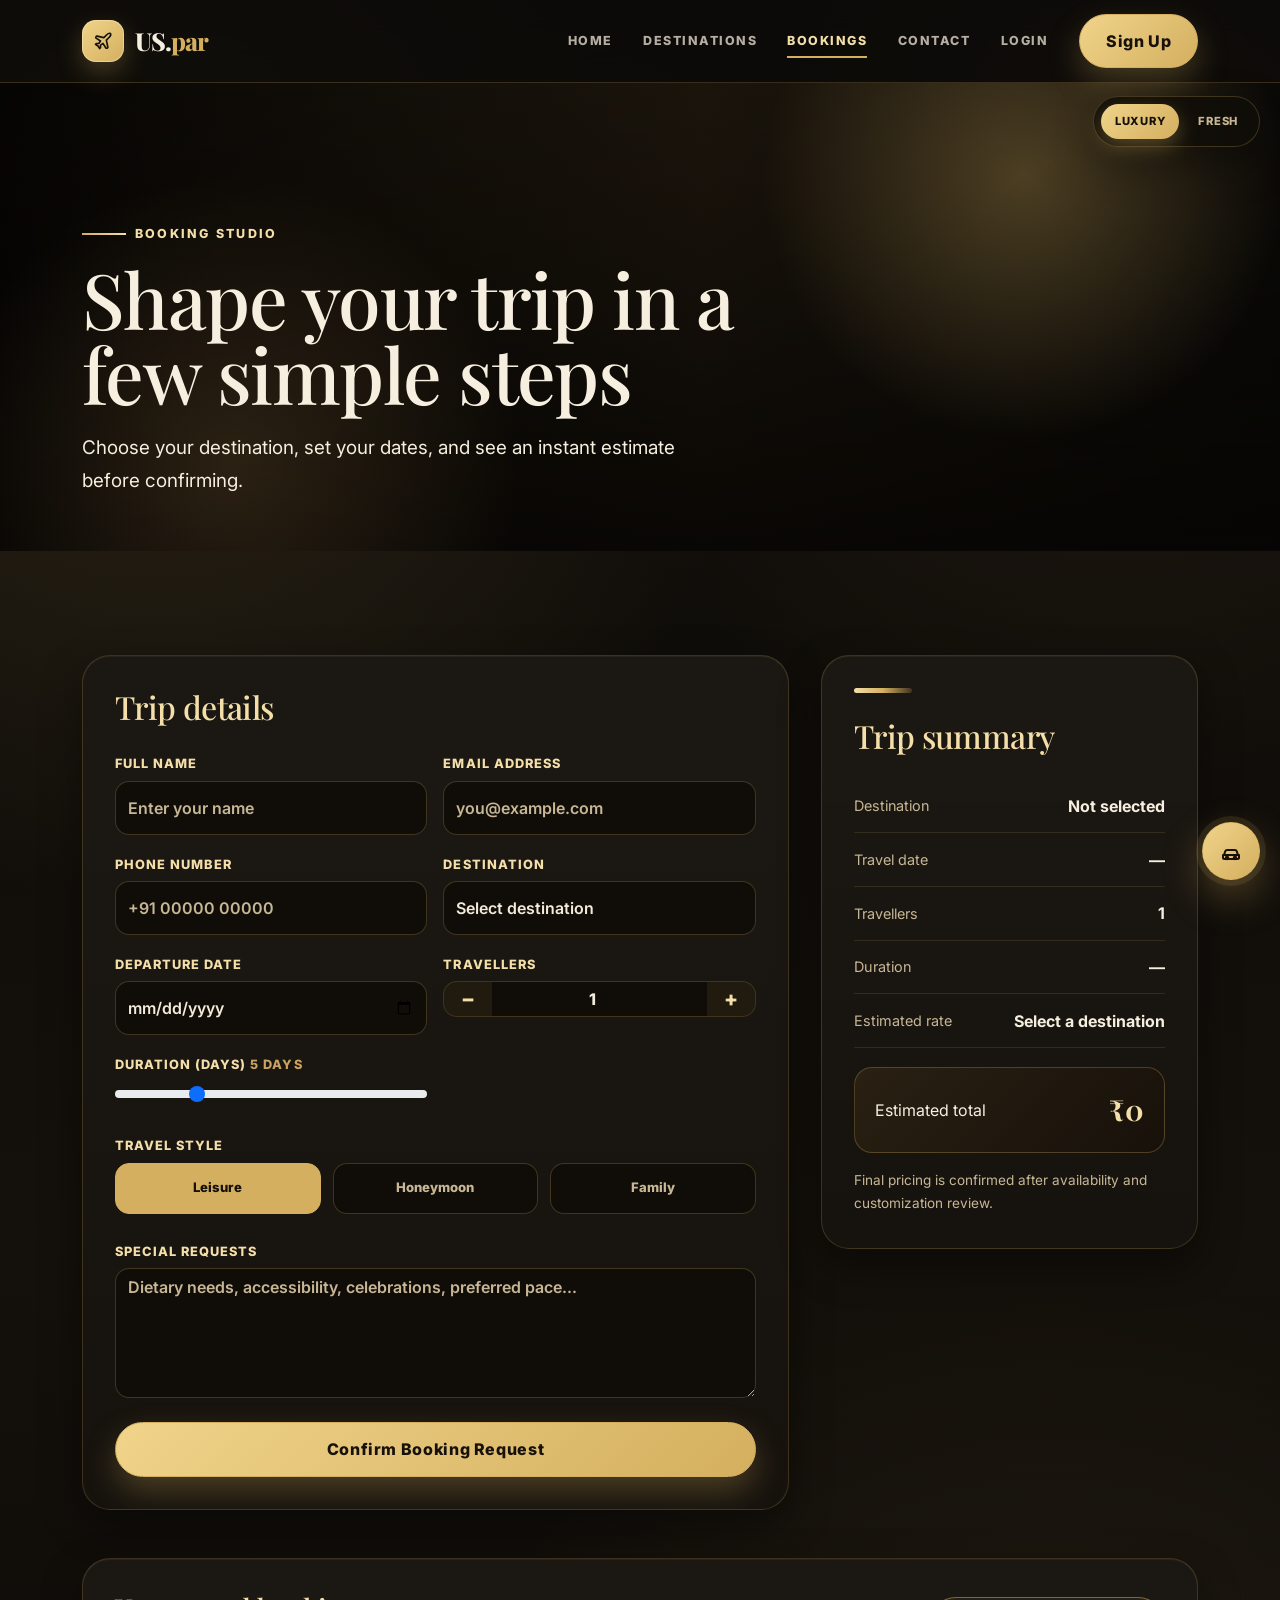
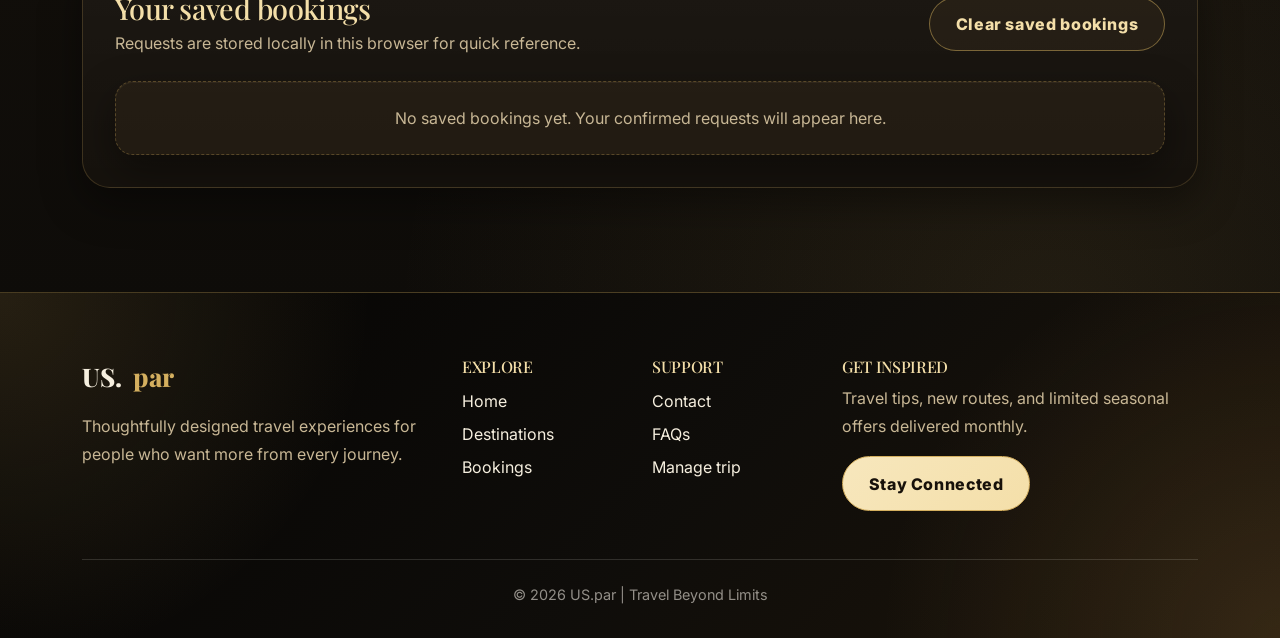
<file: bookings.html>
<!DOCTYPE html>
<html lang="en">
<head>
    <meta charset="UTF-8">
    <meta name="viewport" content="width=device-width, initial-scale=1.0">
    <title>Bookings | US.par</title>
    <meta name="description" content="Book your next US.par trip and manage saved travel requests.">
    <link rel="preconnect" href="https://fonts.googleapis.com">
    <link rel="preconnect" href="https://fonts.gstatic.com" crossorigin>
    <link href="https://fonts.googleapis.com/css2?family=Inter:wght@400;600;700;800&family=Playfair+Display:wght@600;700;800&display=swap" rel="stylesheet">
    <link href="https://cdn.jsdelivr.net/npm/bootstrap@5.3.9/dist/css/bootstrap.min.css" rel="stylesheet">
    <link rel="stylesheet" href="style.css">
</head>
<body>

<nav class="navbar navbar-expand-lg site-navbar" id="siteNavbar">
    <div class="container">
        <a class="navbar-brand site-brand" href="home.html" aria-label="US.par home">
            <span class="brand-mark" aria-hidden="true">
                <svg width="20" height="20" viewBox="0 0 24 24" fill="none" stroke="currentColor" stroke-width="2" stroke-linecap="round" stroke-linejoin="round"><path d="M17.8 19.2 16 11l3.5-3.5C21 6 21.5 4 21 3c-1-.5-3 0-4.5 1.5L13 8 4.8 6.2c-.5-.1-.9.1-1.1.5l-.3.5c-.2.5-.1 1 .3 1.3L9 12l-2 3H4l-1 1 3 2 2 3 1-1v-3l3-2 3.5 5.3c.3.4.8.5 1.3.3l.5-.2c.4-.3.6-.7.5-1.2z"/></svg>
            </span>
            <span>US.<em>par</em></span>
        </a>
        <button class="navbar-toggler" type="button" data-bs-toggle="collapse" data-bs-target="#navbarNav" aria-controls="navbarNav" aria-expanded="false" aria-label="Toggle navigation">
            <span class="navbar-toggler-icon"></span>
        </button>
        <div class="collapse navbar-collapse" id="navbarNav">
            <ul class="navbar-nav ms-auto align-items-lg-center">
                <li class="nav-item"><a class="nav-link" href="home.html">Home</a></li>
                <li class="nav-item"><a class="nav-link" href="destination.html">Destinations</a></li>
                <li class="nav-item"><a class="nav-link active" aria-current="page" href="bookings.html">Bookings</a></li>
                <li class="nav-item"><a class="nav-link" href="contact.html">Contact</a></li>
                <li class="nav-item"><a class="nav-link" href="login.html" id="navAuthLink">Login</a></li>
                <li class="nav-item ms-lg-3 mt-3 mt-lg-0"><a class="btn btn-burgundy" href="signup.html">Sign Up</a></li>
            </ul>
        </div>
    </div>
</nav>

<header class="page-hero">
    <div class="container">
        <div class="page-hero-content reveal visible">
            <span class="eyebrow">Booking studio</span>
            <h1>Shape your trip in a few simple steps</h1>
            <p>Choose your destination, set your dates, and see an instant estimate before confirming.</p>
        </div>
    </div>
</header>

<section class="section">
    <div class="container">
        <div class="slideshow-heading" id="slideshowHeading" hidden>
            <span class="eyebrow">Destination gallery</span>
            <h2 id="slideshowDestinationName"></h2>
        </div>
        <div class="destination-slideshow" id="destinationSlideshow" hidden aria-label="Destination slideshow"></div>
        <div class="booking-layout">
            <form class="form-card reveal visible" id="bookingForm" novalidate>
                <h2>Trip details</h2>
                <div class="row g-3">
                    <div class="col-md-6">
                        <label class="form-label" for="name">Full name</label>
                        <input class="form-control" type="text" id="name" name="name" placeholder="Enter your name" required>
                    </div>
                    <div class="col-md-6">
                        <label class="form-label" for="email">Email address</label>
                        <input class="form-control" type="email" id="email" name="email" placeholder="you@example.com" required>
                    </div>
                    <div class="col-md-6">
                        <label class="form-label" for="phone">Phone number</label>
                        <input class="form-control" type="tel" id="phone" name="phone" placeholder="+91 00000 00000" required>
                    </div>
                    <div class="col-md-6">
                        <label class="form-label" for="destination">Destination</label>
                        <select class="form-select" id="destination" name="destination" required>
                            <option value="">Select destination</option>
                            <optgroup label="India">
                                <option value="Goa">Goa, India</option>
                                <option value="Kerala">Kerala, India</option>
                                <option value="Rajasthan">Rajasthan, India</option>
                                <option value="Ladakh">Ladakh, India</option>
                                <option value="Manali">Manali, India</option>
                                <option value="Jaipur">Jaipur, India</option>
                            </optgroup>
                            <optgroup label="Asia">
                                <option value="Bali">Bali, Indonesia</option>
                            </optgroup>
                            <optgroup label="Europe">
                                <option value="Paris">Paris, France</option>
                                <option value="Switzerland">Switzerland</option>
                            </optgroup>
                            <optgroup label="Africa">
                                <option value="Kenya">Kenya</option>
                            </optgroup>
                            <optgroup label="North America">
                                <option value="New York">New York, USA</option>
                            </optgroup>
                            <optgroup label="South America">
                                <option value="Rio de Janeiro">Rio de Janeiro, Brazil</option>
                            </optgroup>
                            <optgroup label="Oceania">
                                <option value="Sydney">Sydney, Australia</option>
                            </optgroup>
                            <optgroup label="Antarctica">
                                <option value="Antarctica">Antarctica Expedition</option>
                            </optgroup>
                        </select>
                    </div>
                    <div class="col-md-6">
                        <label class="form-label" for="date">Departure date</label>
                        <input class="form-control" type="date" id="date" name="date" required>
                    </div>
                    <div class="col-md-6">
                        <label class="form-label" for="travellers">Travellers</label>
                        <div class="traveller-control">
                            <button type="button" id="decreaseTravellers" aria-label="Decrease travellers">−</button>
                            <input type="number" id="travellers" name="travellers" min="1" max="20" step="1" value="1" required>
                            <button type="button" id="increaseTravellers" aria-label="Increase travellers">+</button>
                        </div>
                    </div>
                    <div class="col-md-6">
                        <label class="form-label" for="days">Duration (days) <span id="daysLabel" class="duration-days-label">5 days</span></label>
                        <input class="form-range duration-range" type="range" id="days" name="days" min="2" max="14" step="1" value="5">
                    </div>
                </div>

                <label class="form-label d-block mt-4 mb-2">Travel style</label>
                <div class="trip-options">
                    <label class="trip-option">
                        <input type="radio" name="tripType" value="Leisure" checked>
                        <span>Leisure</span>
                    </label>
                    <label class="trip-option">
                        <input type="radio" name="tripType" value="Honeymoon">
                        <span>Honeymoon</span>
                    </label>
                    <label class="trip-option">
                        <input type="radio" name="tripType" value="Family">
                        <span>Family</span>
                    </label>
                </div>

                <div class="mt-4">
                    <label class="form-label" for="notes">Special requests</label>
                    <textarea class="form-control" id="notes" name="notes" placeholder="Dietary needs, accessibility, celebrations, preferred pace..."></textarea>
                </div>

                <button class="btn btn-burgundy w-100 mt-4" type="submit">Confirm Booking Request</button>
            </form>

            <aside class="summary-card reveal visible">
                <h2>Trip summary</h2>
                <div class="summary-row"><span>Destination</span><strong id="summaryDestination">Not selected</strong></div>
                <div class="summary-row"><span>Travel date</span><strong id="summaryDate">—</strong></div>
                <div class="summary-row"><span>Travellers</span><strong id="summaryTravellers">1</strong></div>
                <div class="summary-row"><span>Duration</span><strong id="summaryDuration">—</strong></div>
                <div class="summary-row"><span>Estimated rate</span><strong id="summaryRate">Select a destination</strong></div>
                <div class="total-row d-flex align-items-center justify-content-between">
                    <span>Estimated total</span>
                    <strong id="summaryTotal">₹0</strong>
                </div>
                <p class="mt-3 mb-0" style="font-size:.85rem;">Final pricing is confirmed after availability and customization review.</p>
                <div id="confirmation" class="confirmation-card" role="status" aria-live="polite"></div>
            </aside>
        </div>

        <div class="form-card mt-5 reveal">
            <div class="d-flex flex-wrap align-items-center justify-content-between gap-3 mb-3">
                <div>
                    <h2 class="mb-1" style="font-size:1.8rem;">Your saved bookings</h2>
                    <p class="mb-0">Requests are stored locally in this browser for quick reference.</p>
                </div>
                <button class="btn btn-outline-burgundy" type="button" id="clearBookings">Clear saved bookings</button>
            </div>
            <div class="booking-list" id="bookingList"></div>
        </div>
    </div>
</section>

<div class="ticket-preview" id="ticketPreview" hidden aria-hidden="true">
    <div class="ticket-preview-card" role="dialog" aria-modal="true" aria-labelledby="ticketPreviewTitle">
        <div class="ticket-preview-head">
            <div>
                <span class="eyebrow">Printable ticket</span>
                <h2 id="ticketPreviewTitle">Ticket preview</h2>
            </div>
            <button type="button" class="ticket-preview-close" id="closeTicketPreview" aria-label="Close ticket preview">×</button>
        </div>
        <div class="ticket-preview-body" id="ticketPreviewBody"></div>
        <div class="ticket-preview-actions">
            <button type="button" class="btn btn-outline-burgundy" id="closeTicketPreviewAlt">Close</button>
            <button type="button" class="btn btn-burgundy" id="printTicketButton">Print / Save PDF</button>
        </div>
    </div>
</div>

<div class="modal fade payment-modal" id="paymentModal" tabindex="-1" aria-labelledby="paymentModalLabel" aria-hidden="true">
    <div class="modal-dialog modal-dialog-centered">
        <div class="modal-content">
            <div class="modal-header">
                <div>
                    <h2 class="modal-title" id="paymentModalLabel">Complete payment</h2>
                    <p class="mb-0 text-muted">Demo checkout for your booking request.</p>
                </div>
                <button type="button" class="btn-close" data-bs-dismiss="modal" aria-label="Close"></button>
            </div>
            <form id="paymentForm" novalidate>
                <div class="modal-body">
                    <div class="payment-methods" role="radiogroup" aria-label="Payment method">
                        <label class="payment-method">
                            <input type="radio" name="paymentMethod" value="card" checked>
                            <span>Card</span>
                        </label>
                        <label class="payment-method">
                            <input type="radio" name="paymentMethod" value="upi">
                            <span>UPI</span>
                        </label>
                        <label class="payment-method">
                            <input type="radio" name="paymentMethod" value="installments">
                            <span>2 batches</span>
                        </label>
                    </div>
                    <div class="payment-total">
                        <span id="paymentTotalLabel">Amount payable</span>
                        <strong id="paymentTotal">₹0</strong>
                    </div>
                    <div id="cardPaymentFields">
                        <div class="payment-card-preview" aria-hidden="true">
                            <span class="card-chip"></span>
                            <div class="card-number-preview" id="cardNumberPreview">•••• •••• •••• ••••</div>
                            <div class="card-meta">
                                <span id="cardNamePreview">YOUR NAME</span>
                                <span id="cardExpiryPreview">MM/YY</span>
                            </div>
                        </div>
                        <div class="row g-3">
                            <div class="col-12">
                                <label class="form-label" for="cardNumber">Card number</label>
                                <input class="form-control" type="text" id="cardNumber" inputmode="numeric" maxlength="19" placeholder="4242 4242 4242 4242" required>
                            </div>
                            <div class="col-6">
                                <label class="form-label" for="cardExpiry">Expiry</label>
                                <input class="form-control" type="text" id="cardExpiry" inputmode="numeric" maxlength="5" placeholder="MM/YY" required>
                            </div>
                            <div class="col-6">
                                <label class="form-label" for="cardCvv">CVV</label>
                                <input class="form-control" type="text" id="cardCvv" inputmode="numeric" maxlength="4" placeholder="123" required>
                            </div>
                            <div class="col-12">
                                <label class="form-label" for="cardName">Name on card</label>
                                <input class="form-control" type="text" id="cardName" placeholder="As shown on card" required>
                            </div>
                        </div>
                    </div>
                    <div id="upiPaymentFields" class="payment-alt-fields" hidden>
                        <label class="form-label" for="upiId">UPI ID</label>
                        <input class="form-control" type="text" id="upiId" name="upiId" placeholder="yourname@upi" autocomplete="off">
                        <div class="payment-upi-id"><span>Pay to</span><strong>uspar@upi</strong></div>
                    </div>
                    <div id="installmentPaymentFields" class="payment-alt-fields" hidden>
                        <div class="payment-installment">
                            <strong>Pay in two batches</strong>
                            <p>Batch 1: 50% is charged now to confirm your booking. Batch 2: the remaining 50% is due before travel.</p>
                        </div>
                    </div>
                    <div id="paymentMessage" class="confirmation-card" role="status" aria-live="polite"></div>
                    <p class="payment-note">This is a demo checkout. No real payment is processed.</p>
                </div>
                <div class="modal-footer border-0 pt-0">
                    <div class="payment-actions w-100">
                        <button type="button" class="btn btn-outline-burgundy" data-bs-dismiss="modal">Cancel</button>
                        <button type="submit" class="btn btn-burgundy" id="payNowButton">Pay ₹0</button>
                    </div>
                </div>
            </form>
        </div>
    </div>
</div>

<footer class="site-footer">
    <div class="container">
        <div class="row g-4">
            <div class="col-lg-4">
                <a class="footer-brand" href="home.html">US.<span style="color:var(--gold)">par</span></a>
                <p>Thoughtfully designed travel experiences for people who want more from every journey.</p>
            </div>
            <div class="col-6 col-lg-2">
                <h4 class="h6 text-uppercase">Explore</h4>
                <a class="footer-link" href="home.html">Home</a>
                <a class="footer-link" href="destination.html">Destinations</a>
                <a class="footer-link" href="bookings.html">Bookings</a>
            </div>
            <div class="col-6 col-lg-2">
                <h4 class="h6 text-uppercase">Support</h4>
                <a class="footer-link" href="contact.html">Contact</a>
                <a class="footer-link" href="contact.html#faq">FAQs</a>
                <a class="footer-link" href="bookings.html">Manage trip</a>
            </div>
            <div class="col-lg-4">
                <h4 class="h6 text-uppercase">Get inspired</h4>
                <p>Travel tips, new routes, and limited seasonal offers delivered monthly.</p>
                <a class="btn btn-gold" href="contact.html">Stay Connected</a>
            </div>
        </div>
        <div class="footer-bottom">© 2026 US.par | Travel Beyond Limits</div>
    </div>
</footer>

<script src="https://cdn.jsdelivr.net/npm/bootstrap@5.3.9/dist/js/bootstrap.bundle.min.js"></script>
<script src="script.js"></script>
</body>
</html>
</file>
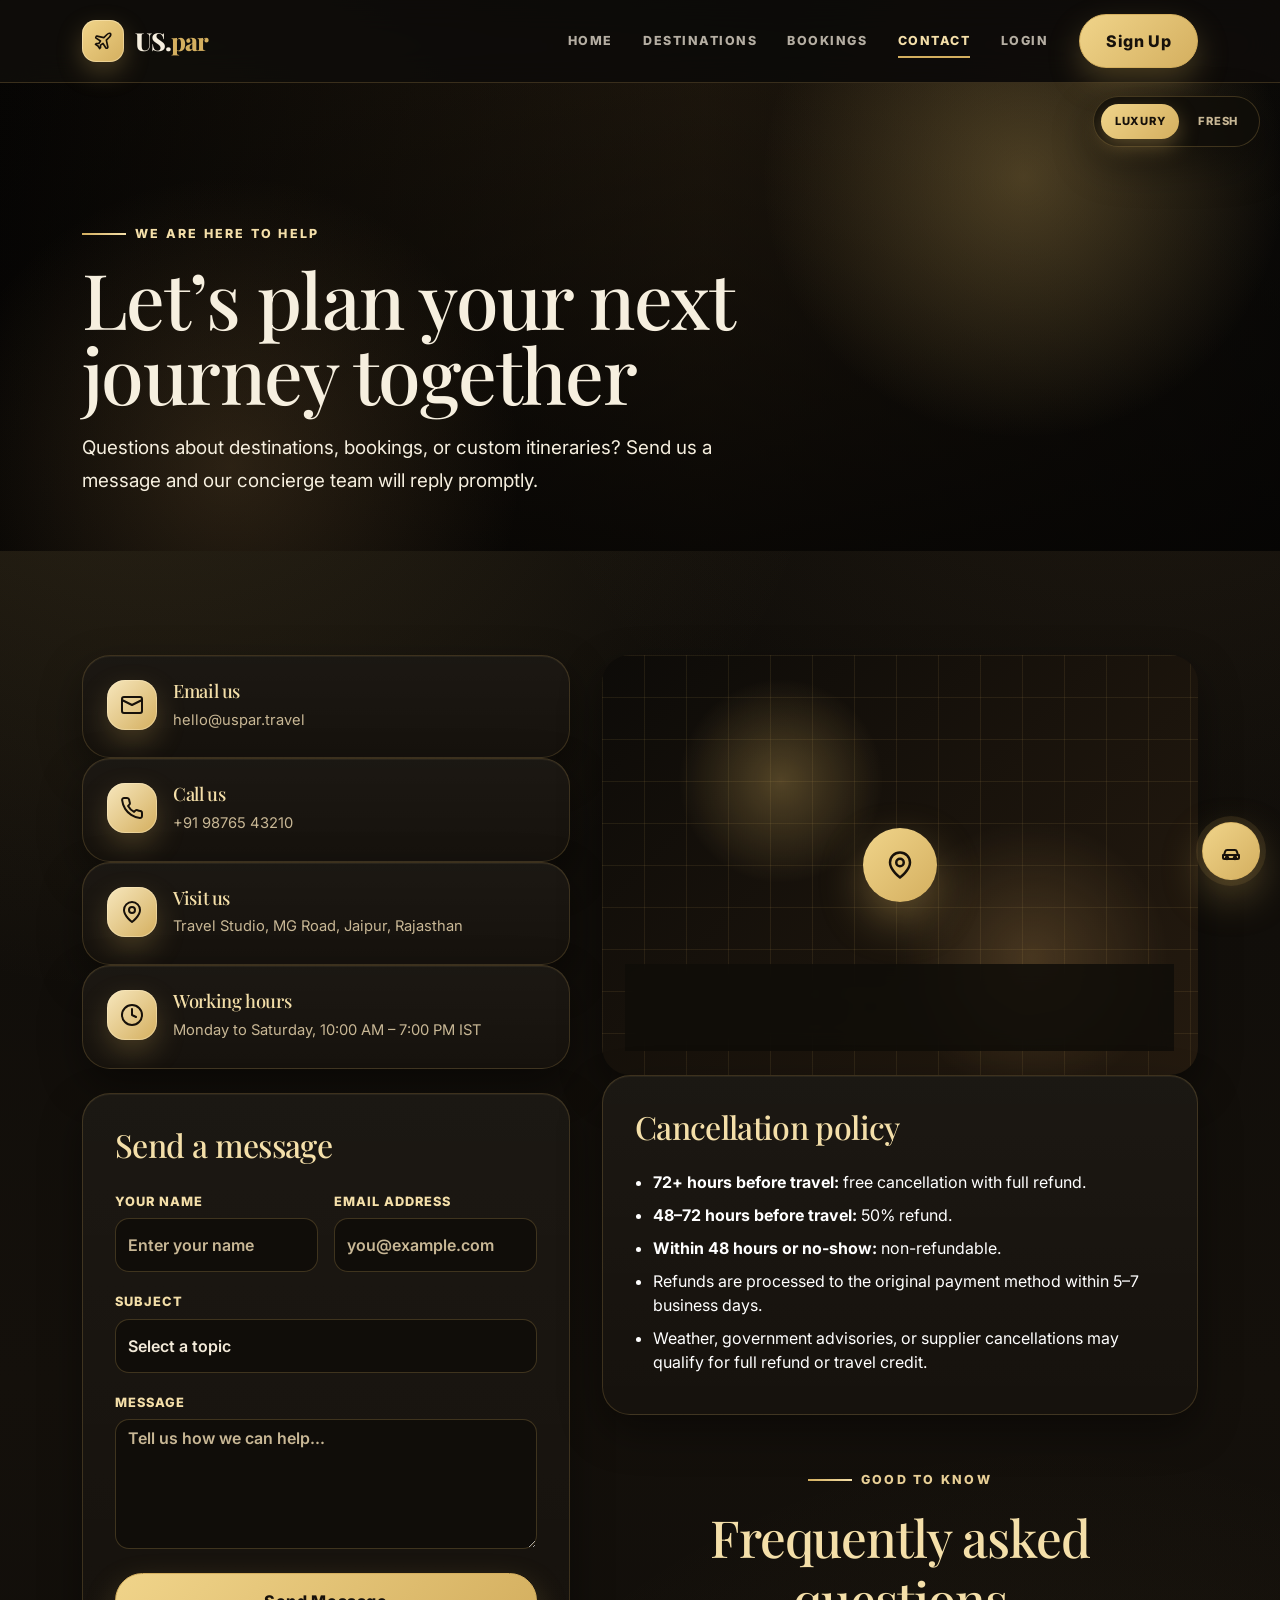
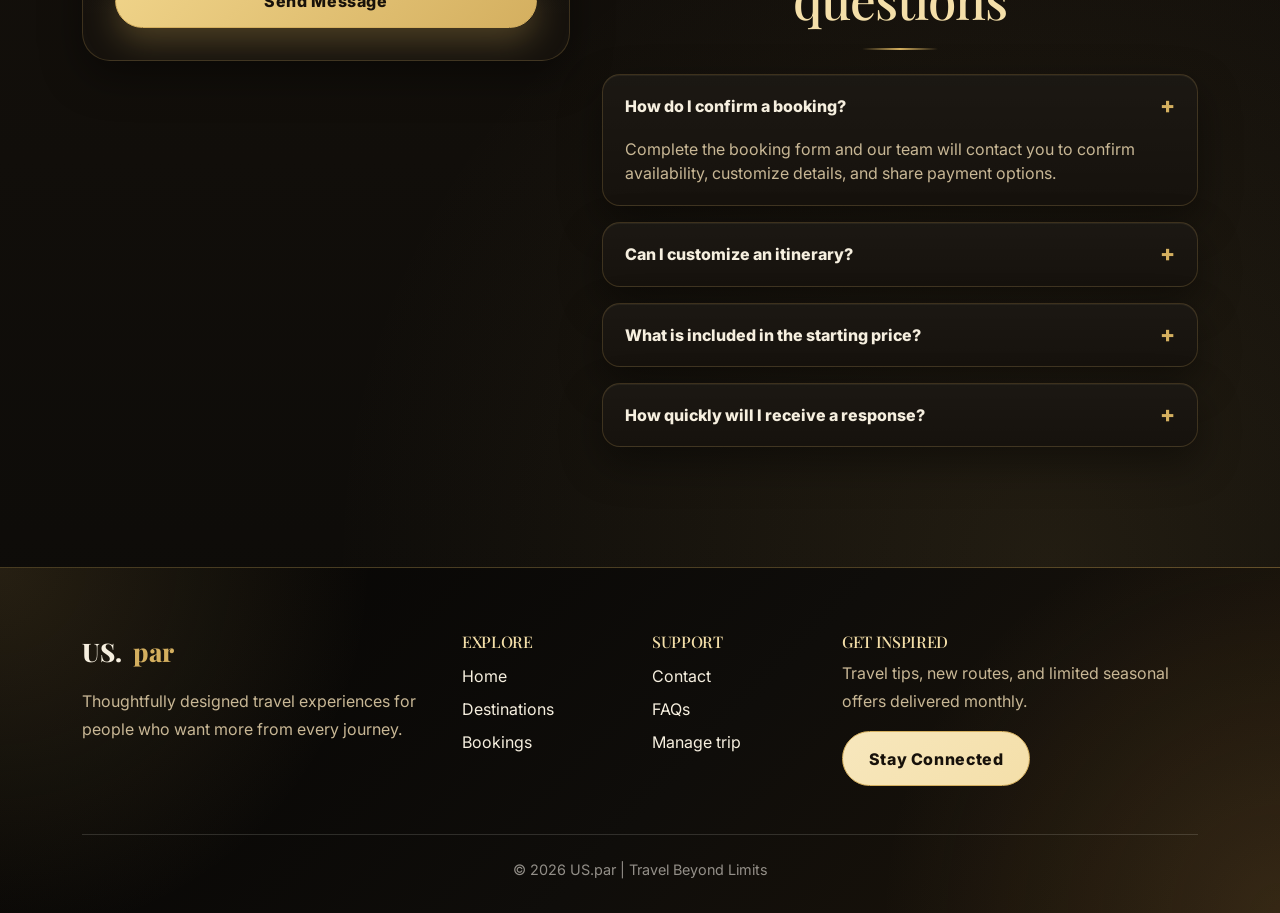
<file: contact.html>
<!DOCTYPE html>
<html lang="en">
<head>
    <meta charset="UTF-8">
    <meta name="viewport" content="width=device-width, initial-scale=1.0">
    <title>Contact | US.par</title>
    <meta name="description" content="Contact US.par for travel planning support, destination questions, and booking assistance.">
    <link rel="preconnect" href="https://fonts.googleapis.com">
    <link rel="preconnect" href="https://fonts.gstatic.com" crossorigin>
    <link href="https://fonts.googleapis.com/css2?family=Inter:wght@400;600;700;800&family=Playfair+Display:wght@600;700;800&display=swap" rel="stylesheet">
    <link href="https://cdn.jsdelivr.net/npm/bootstrap@5.3.9/dist/css/bootstrap.min.css" rel="stylesheet">
    <link rel="stylesheet" href="style.css">
</head>
<body>

<nav class="navbar navbar-expand-lg site-navbar" id="siteNavbar">
    <div class="container">
        <a class="navbar-brand site-brand" href="home.html" aria-label="US.par home">
            <span class="brand-mark" aria-hidden="true">
                <svg width="20" height="20" viewBox="0 0 24 24" fill="none" stroke="currentColor" stroke-width="2" stroke-linecap="round" stroke-linejoin="round"><path d="M17.8 19.2 16 11l3.5-3.5C21 6 21.5 4 21 3c-1-.5-3 0-4.5 1.5L13 8 4.8 6.2c-.5-.1-.9.1-1.1.5l-.3.5c-.2.5-.1 1 .3 1.3L9 12l-2 3H4l-1 1 3 2 2 3 1-1v-3l3-2 3.5 5.3c.3.4.8.5 1.3.3l.5-.2c.4-.3.6-.7.5-1.2z"/></svg>
            </span>
            <span>US.<em>par</em></span>
        </a>
        <button class="navbar-toggler" type="button" data-bs-toggle="collapse" data-bs-target="#navbarNav" aria-controls="navbarNav" aria-expanded="false" aria-label="Toggle navigation">
            <span class="navbar-toggler-icon"></span>
        </button>
        <div class="collapse navbar-collapse" id="navbarNav">
            <ul class="navbar-nav ms-auto align-items-lg-center">
                <li class="nav-item"><a class="nav-link" href="home.html">Home</a></li>
                <li class="nav-item"><a class="nav-link" href="destination.html">Destinations</a></li>
                <li class="nav-item"><a class="nav-link" href="bookings.html">Bookings</a></li>
                <li class="nav-item"><a class="nav-link active" aria-current="page" href="contact.html">Contact</a></li>
                <li class="nav-item"><a class="nav-link" href="login.html" id="navAuthLink">Login</a></li>
                <li class="nav-item ms-lg-3 mt-3 mt-lg-0"><a class="btn btn-burgundy" href="signup.html">Sign Up</a></li>
            </ul>
        </div>
    </div>
</nav>

<header class="page-hero">
    <div class="container">
        <div class="page-hero-content reveal visible">
            <span class="eyebrow">We are here to help</span>
            <h1>Let’s plan your next journey together</h1>
            <p>Questions about destinations, bookings, or custom itineraries? Send us a message and our concierge team will reply promptly.</p>
        </div>
    </div>
</header>

<section class="section">
    <div class="container">
        <div class="contact-layout">
            <div>
                <div class="contact-card reveal">
                    <div class="feature-icon"><svg width="24" height="24" viewBox="0 0 24 24" fill="none" stroke="currentColor" stroke-width="2" stroke-linecap="round" stroke-linejoin="round"><rect x="2" y="4" width="20" height="16" rx="2"/><path d="m22 7-10 5L2 7"/></svg></div>
                    <div><h3>Email us</h3><p>hello@uspar.travel</p></div>
                </div>
                <div class="contact-card reveal">
                    <div class="feature-icon"><svg width="24" height="24" viewBox="0 0 24 24" fill="none" stroke="currentColor" stroke-width="2" stroke-linecap="round" stroke-linejoin="round"><path d="M22 16.92v3a2 2 0 0 1-2.18 2 19.79 19.79 0 0 1-8.63-3.07 19.5 19.5 0 0 1-6-6A19.79 19.79 0 0 1 2.12 4.18 2 2 0 0 1 4.11 2h3a2 2 0 0 1 2 1.72c.13.96.36 1.9.7 2.81a2 2 0 0 1-.45 2.11L8.09 9.91a16 16 0 0 0 6 6l1.27-1.27a2 2 0 0 1 2.11-.45c.91.34 1.85.57 2.81.7A2 2 0 0 1 22 16.92z"/></svg></div>
                    <div><h3>Call us</h3><p>+91 98765 43210</p></div>
                </div>
                <div class="contact-card reveal">
                    <div class="feature-icon"><svg width="24" height="24" viewBox="0 0 24 24" fill="none" stroke="currentColor" stroke-width="2" stroke-linecap="round" stroke-linejoin="round"><path d="M20 10c0 6-8 12-8 12s-8-6-8-12a8 8 0 0 1 16 0z"/><circle cx="12" cy="10" r="3"/></svg></div>
                    <div><h3>Visit us</h3><p>Travel Studio, MG Road, Jaipur, Rajasthan</p></div>
                </div>
                <div class="contact-card reveal">
                    <div class="feature-icon"><svg width="24" height="24" viewBox="0 0 24 24" fill="none" stroke="currentColor" stroke-width="2" stroke-linecap="round" stroke-linejoin="round"><circle cx="12" cy="12" r="10"/><path d="M12 6v6l4 2"/></svg></div>
                    <div><h3>Working hours</h3><p>Monday to Saturday, 10:00 AM – 7:00 PM IST</p></div>
                </div>

                <div class="form-card mt-4 reveal">
                    <h2>Send a message</h2>
                    <form id="contactForm" novalidate>
                        <div class="row g-3">
                            <div class="col-md-6">
                                <label class="form-label" for="contactName">Your name</label>
                                <input class="form-control" type="text" id="contactName" required placeholder="Enter your name">
                            </div>
                            <div class="col-md-6">
                                <label class="form-label" for="contactEmail">Email address</label>
                                <input class="form-control" type="email" id="contactEmail" required placeholder="you@example.com">
                            </div>
                            <div class="col-12">
                                <label class="form-label" for="contactSubject">Subject</label>
                                <select class="form-select" id="contactSubject" required>
                                    <option value="">Select a topic</option>
                                    <option value="General inquiry">General inquiry</option>
                                    <option value="Booking support">Booking support</option>
                                    <option value="Destination recommendation">Destination recommendation</option>
                                    <option value="Feedback">Feedback</option>
                                </select>
                            </div>
                            <div class="col-12">
                                <label class="form-label" for="contactMessage">Message</label>
                                <textarea class="form-control" id="contactMessage" required placeholder="Tell us how we can help..."></textarea>
                            </div>
                        </div>
                        <button class="btn btn-burgundy w-100 mt-4" type="submit">Send Message</button>
                    </form>
                    <div id="contactConfirmation" class="confirmation-card" role="status" aria-live="polite"></div>
                </div>
            </div>

            <div>
                <div class="contact-map reveal">
                    <div class="map-pin" aria-hidden="true">
                        <svg width="30" height="30" viewBox="0 0 24 24" fill="none" stroke="currentColor" stroke-width="2" stroke-linecap="round" stroke-linejoin="round"><path d="M20 10c0 6-8 12-8 12s-8-6-8-12a8 8 0 0 1 16 0z"/><circle cx="12" cy="10" r="3"/></svg>
                    </div>
                    <div class="map-label">
                        <strong>US.par Travel Studio</strong>
                        <p class="mb-0">MG Road, Jaipur, Rajasthan, India</p>
                    </div>
                </div>

                <div class="form-card reveal" id="cancellation-policy">
                    <h2>Cancellation policy</h2>
                    <ul class="policy-list">
                        <li><strong>72+ hours before travel:</strong> free cancellation with full refund.</li>
                        <li><strong>48–72 hours before travel:</strong> 50% refund.</li>
                        <li><strong>Within 48 hours or no-show:</strong> non-refundable.</li>
                        <li>Refunds are processed to the original payment method within 5–7 business days.</li>
                        <li>Weather, government advisories, or supplier cancellations may qualify for full refund or travel credit.</li>
                    </ul>
                </div>

                <div class="section-heading mt-5 mb-4 reveal" id="faq">
                    <span class="eyebrow">Good to know</span>
                    <h2>Frequently asked questions</h2>
                </div>
                <div class="accordion" id="faqAccordion">
                    <div class="faq-item mb-3">
                        <button class="faq-question" type="button" data-bs-toggle="collapse" data-bs-target="#faq1" aria-expanded="true" aria-controls="faq1">How do I confirm a booking?</button>
                        <div id="faq1" class="faq-answer collapse show" data-bs-parent="#faqAccordion">Complete the booking form and our team will contact you to confirm availability, customize details, and share payment options.</div>
                    </div>
                    <div class="faq-item mb-3">
                        <button class="faq-question" type="button" data-bs-toggle="collapse" data-bs-target="#faq2" aria-expanded="false" aria-controls="faq2">Can I customize an itinerary?</button>
                        <div id="faq2" class="faq-answer collapse" data-bs-parent="#faqAccordion">Yes. You can mention your pace, interests, accessibility needs, dietary requirements, and special occasions in the booking form.</div>
                    </div>
                    <div class="faq-item mb-3">
                        <button class="faq-question" type="button" data-bs-toggle="collapse" data-bs-target="#faq3" aria-expanded="false" aria-controls="faq3">What is included in the starting price?</button>
                        <div id="faq3" class="faq-answer collapse" data-bs-parent="#faqAccordion">Starting prices usually include curated stays, local transport guidance, and planning support. Final inclusions are explained before confirmation.</div>
                    </div>
                    <div class="faq-item mb-3">
                        <button class="faq-question" type="button" data-bs-toggle="collapse" data-bs-target="#faq4" aria-expanded="false" aria-controls="faq4">How quickly will I receive a response?</button>
                        <div id="faq4" class="faq-answer collapse" data-bs-parent="#faqAccordion">Most inquiries receive a response within one business day during working hours.</div>
                    </div>
                </div>
            </div>
        </div>
    </div>
</section>

<footer class="site-footer">
    <div class="container">
        <div class="row g-4">
            <div class="col-lg-4">
                <a class="footer-brand" href="home.html">US.<span style="color:var(--gold)">par</span></a>
                <p>Thoughtfully designed travel experiences for people who want more from every journey.</p>
            </div>
            <div class="col-6 col-lg-2">
                <h4 class="h6 text-uppercase">Explore</h4>
                <a class="footer-link" href="home.html">Home</a>
                <a class="footer-link" href="destination.html">Destinations</a>
                <a class="footer-link" href="bookings.html">Bookings</a>
            </div>
            <div class="col-6 col-lg-2">
                <h4 class="h6 text-uppercase">Support</h4>
                <a class="footer-link" href="contact.html">Contact</a>
                <a class="footer-link" href="contact.html#faq">FAQs</a>
                <a class="footer-link" href="bookings.html">Manage trip</a>
            </div>
            <div class="col-lg-4">
                <h4 class="h6 text-uppercase">Get inspired</h4>
                <p>Travel tips, new routes, and limited seasonal offers delivered monthly.</p>
                <a class="btn btn-gold" href="contact.html">Stay Connected</a>
            </div>
        </div>
        <div class="footer-bottom">© 2026 US.par | Travel Beyond Limits</div>
    </div>
</footer>

<script src="https://cdn.jsdelivr.net/npm/bootstrap@5.3.9/dist/js/bootstrap.bundle.min.js"></script>
<script src="script.js"></script>
</body>
</html>
</file>
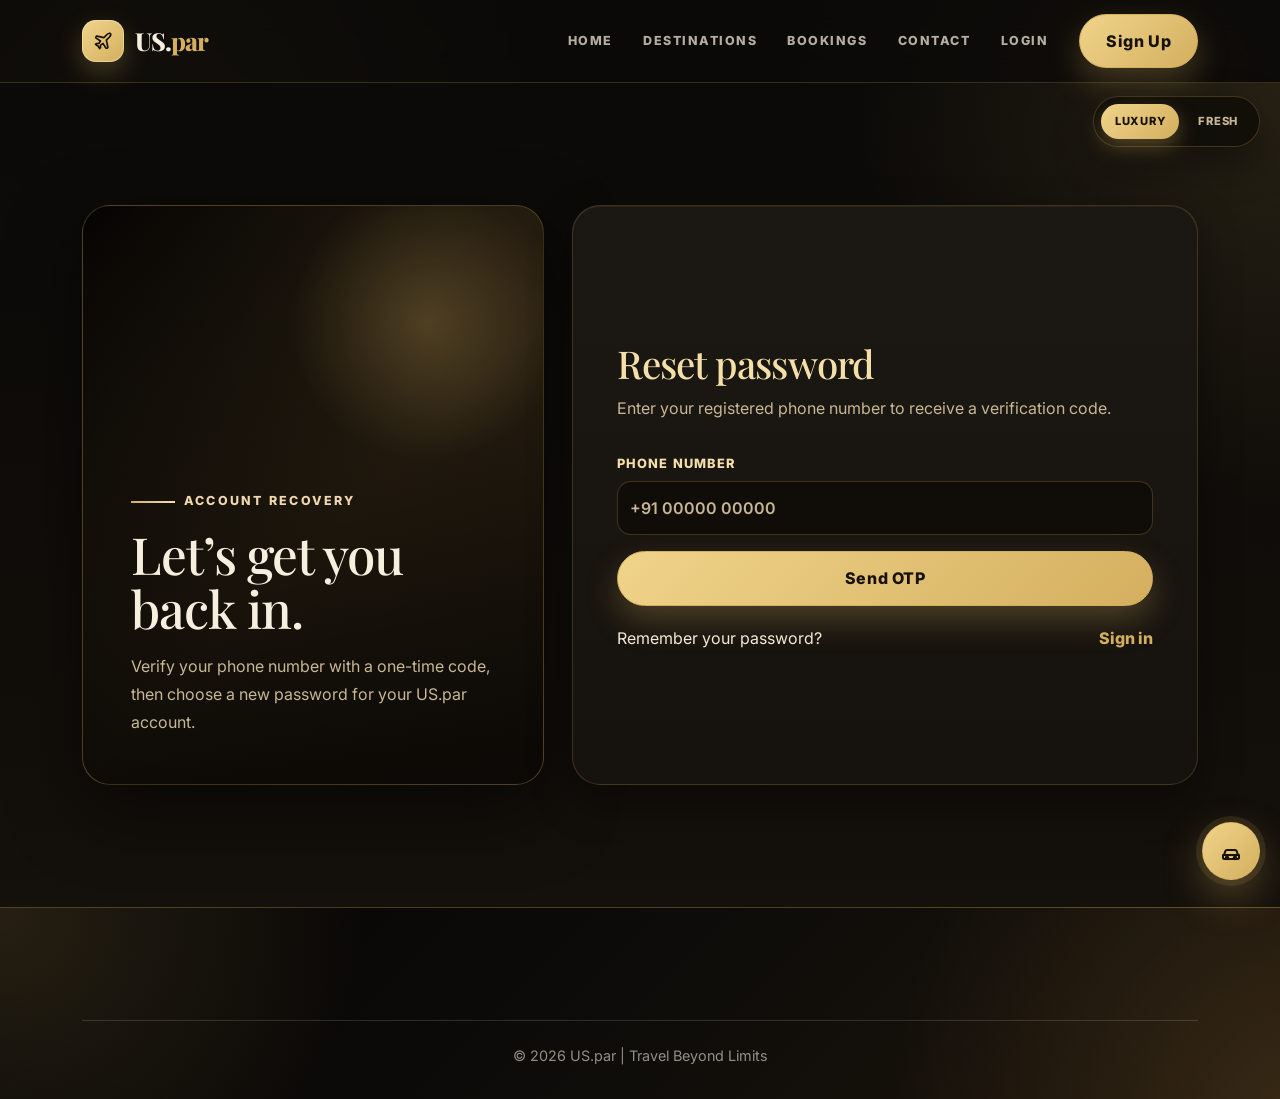
<file: forgot-password.html>
<!DOCTYPE html>
<html lang="en">
<head>
    <meta charset="UTF-8">
    <meta name="viewport" content="width=device-width, initial-scale=1.0">
    <title>Reset Password | US.par</title>
    <meta name="description" content="Reset your US.par account password with a phone OTP.">
    <link rel="preconnect" href="https://fonts.googleapis.com">
    <link rel="preconnect" href="https://fonts.gstatic.com" crossorigin>
    <link href="https://fonts.googleapis.com/css2?family=Inter:wght@400;600;700;800&family=Playfair+Display:wght@600;700;800&display=swap" rel="stylesheet">
    <link href="https://cdn.jsdelivr.net/npm/bootstrap@5.3.9/dist/css/bootstrap.min.css" rel="stylesheet">
    <link rel="stylesheet" href="style.css">
</head>
<body>

<nav class="navbar navbar-expand-lg site-navbar" id="siteNavbar">
    <div class="container">
        <a class="navbar-brand site-brand" href="home.html" aria-label="US.par home">
            <span class="brand-mark" aria-hidden="true">
                <svg width="20" height="20" viewBox="0 0 24 24" fill="none" stroke="currentColor" stroke-width="2" stroke-linecap="round" stroke-linejoin="round"><path d="M17.8 19.2 16 11l3.5-3.5C21 6 21.5 4 21 3c-1-.5-3 0-4.5 1.5L13 8 4.8 6.2c-.5-.1-.9.1-1.1.5l-.3.5c-.2.5-.1 1 .3 1.3L9 12l-2 3H4l-1 1 3 2 2 3 1-1v-3l3-2 3.5 5.3c.3.4.8.5 1.3.3l.5-.2c.4-.3.6-.7.5-1.2z"/></svg>
            </span>
            <span>US.<em>par</em></span>
        </a>
        <button class="navbar-toggler" type="button" data-bs-toggle="collapse" data-bs-target="#navbarNav" aria-controls="navbarNav" aria-expanded="false" aria-label="Toggle navigation">
            <span class="navbar-toggler-icon"></span>
        </button>
        <div class="collapse navbar-collapse" id="navbarNav">
            <ul class="navbar-nav ms-auto align-items-lg-center">
                <li class="nav-item"><a class="nav-link" href="home.html">Home</a></li>
                <li class="nav-item"><a class="nav-link" href="destination.html">Destinations</a></li>
                <li class="nav-item"><a class="nav-link" href="bookings.html">Bookings</a></li>
                <li class="nav-item"><a class="nav-link" href="contact.html">Contact</a></li>
                <li class="nav-item"><a class="nav-link" href="login.html" id="navAuthLink">Login</a></li>
                <li class="nav-item ms-lg-3 mt-3 mt-lg-0"><a class="btn btn-burgundy" href="signup.html">Sign Up</a></li>
            </ul>
        </div>
    </div>
</nav>

<main class="auth-section">
    <div class="container">
        <div class="auth-layout">
            <aside class="auth-side reveal visible">
                <span class="eyebrow">Account recovery</span>
                <h2>Let’s get you back in.</h2>
                <p>Verify your phone number with a one-time code, then choose a new password for your US.par account.</p>
            </aside>
            <div class="auth-card form-card reveal visible">
                <h2>Reset password</h2>
                <p class="auth-subtitle">Enter your registered phone number to receive a verification code.</p>

                <section class="forgot-step" id="forgotEmailStep">
                    <form id="forgotEmailForm" novalidate>
                        <div class="mb-3">
                            <label class="form-label" for="forgotPhone">Phone number</label>
                            <input class="form-control" type="tel" id="forgotPhone" name="phone" placeholder="+91 00000 00000" autocomplete="tel" required>
                        </div>
                        <button class="btn btn-burgundy w-100" type="submit">Send OTP</button>
                    </form>
                </section>

                <section class="forgot-step d-none" id="forgotOtpStep">
                    <p class="auth-subtitle">Enter the 6-digit code sent to <strong id="forgotPhoneDisplay"></strong>.</p>
                    <form id="forgotOtpForm" novalidate>
                        <div class="mb-3">
                            <label class="form-label" for="forgotOtp">Verification code</label>
                            <input class="form-control text-center" type="text" id="forgotOtp" name="otp" placeholder="000000" inputmode="numeric" autocomplete="one-time-code" maxlength="6" pattern="[0-9]{6}" style="letter-spacing:.4em; font-weight:800;" required>
                            <div class="form-text">Demo mode: the OTP is shown on this page because no SMS service is configured.</div>
                        </div>
                        <button class="btn btn-burgundy w-100" type="submit">Verify OTP</button>
                    </form>
                    <div class="d-flex justify-content-between align-items-center mt-3">
                        <button class="btn btn-link p-0" type="button" id="resendOtp">Resend code</button>
                        <button class="btn btn-link p-0" type="button" id="changeForgotPhone">Use different phone</button>
                    </div>
                </section>

                <section class="forgot-step d-none" id="forgotPasswordStep">
                    <p class="auth-subtitle">Choose a new password for the account linked to <strong id="forgotVerifiedPhone"></strong>.</p>
                    <form id="forgotPasswordForm" novalidate>
                        <div class="mb-3">
                            <label class="form-label" for="resetPassword">New password</label>
                            <div class="input-group">
                                <input class="form-control" type="password" id="resetPassword" name="password" placeholder="Create a password" autocomplete="new-password" required>
                                <button class="btn btn-outline-burgundy password-toggle" type="button" data-target="resetPassword" aria-label="Show password">Show</button>
                            </div>
                        </div>
                        <div class="mb-4">
                            <label class="form-label" for="resetConfirmPassword">Confirm password</label>
                            <div class="input-group">
                                <input class="form-control" type="password" id="resetConfirmPassword" name="confirmPassword" placeholder="Repeat your password" autocomplete="new-password" required>
                                <button class="btn btn-outline-burgundy password-toggle" type="button" data-target="resetConfirmPassword" aria-label="Show password">Show</button>
                            </div>
                        </div>
                        <button class="btn btn-burgundy w-100" type="submit">Reset Password</button>
                    </form>
                    <div class="auth-links mt-3">
                        <span>Need a different email?</span>
                        <button class="btn btn-link p-0" type="button" id="restartForgotPassword">Start over</button>
                    </div>
                </section>

                <div class="auth-links">
                    <span>Remember your password?</span>
                    <a href="login.html">Sign in</a>
                </div>
                <div id="forgotPasswordMessage" class="confirmation-card" role="status" aria-live="polite"></div>
            </div>
        </div>
    </div>
</main>

<footer class="site-footer">
    <div class="container">
        <div class="footer-bottom">© 2026 US.par | Travel Beyond Limits</div>
    </div>
</footer>

<script src="https://cdn.jsdelivr.net/npm/bootstrap@5.3.9/dist/js/bootstrap.bundle.min.js"></script>
<script src="script.js"></script>
</body>
</html>
</file>
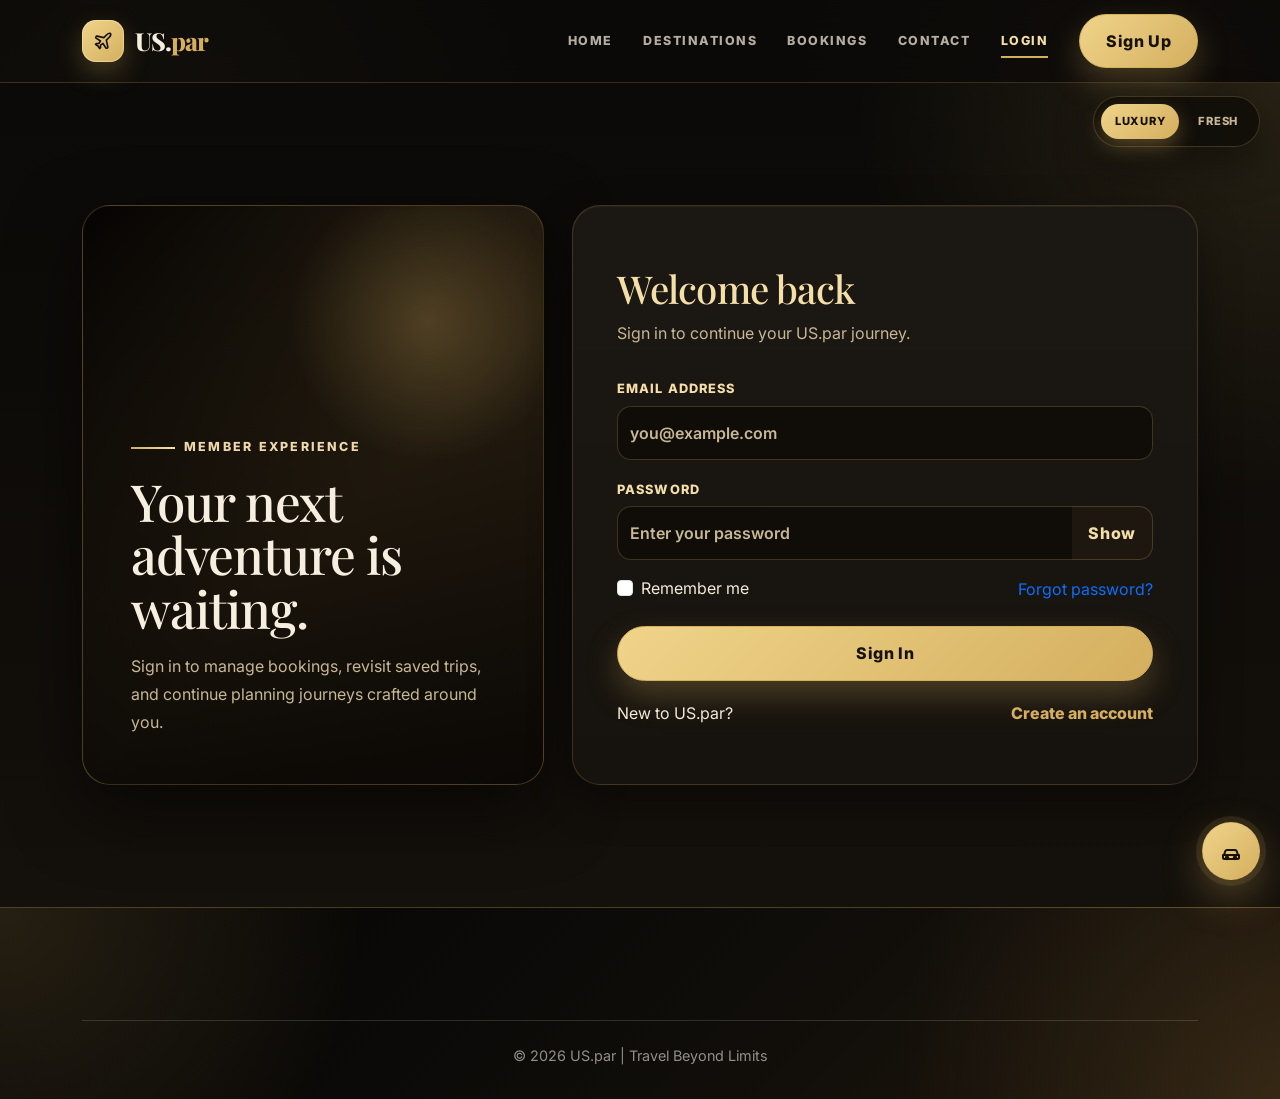
<file: login.html>
<!DOCTYPE html>
<html lang="en">
<head>
    <meta charset="UTF-8">
    <meta name="viewport" content="width=device-width, initial-scale=1.0">
    <title>Login | US.par</title>
    <meta name="description" content="Sign in to your US.par travel account.">
    <link rel="preconnect" href="https://fonts.googleapis.com">
    <link rel="preconnect" href="https://fonts.gstatic.com" crossorigin>
    <link href="https://fonts.googleapis.com/css2?family=Inter:wght@400;600;700;800&family=Playfair+Display:wght@600;700;800&display=swap" rel="stylesheet">
    <link href="https://cdn.jsdelivr.net/npm/bootstrap@5.3.9/dist/css/bootstrap.min.css" rel="stylesheet">
    <link rel="stylesheet" href="style.css">
</head>
<body>

<nav class="navbar navbar-expand-lg site-navbar" id="siteNavbar">
    <div class="container">
        <a class="navbar-brand site-brand" href="home.html" aria-label="US.par home">
            <span class="brand-mark" aria-hidden="true">
                <svg width="20" height="20" viewBox="0 0 24 24" fill="none" stroke="currentColor" stroke-width="2" stroke-linecap="round" stroke-linejoin="round"><path d="M17.8 19.2 16 11l3.5-3.5C21 6 21.5 4 21 3c-1-.5-3 0-4.5 1.5L13 8 4.8 6.2c-.5-.1-.9.1-1.1.5l-.3.5c-.2.5-.1 1 .3 1.3L9 12l-2 3H4l-1 1 3 2 2 3 1-1v-3l3-2 3.5 5.3c.3.4.8.5 1.3.3l.5-.2c.4-.3.6-.7.5-1.2z"/></svg>
            </span>
            <span>US.<em>par</em></span>
        </a>
        <button class="navbar-toggler" type="button" data-bs-toggle="collapse" data-bs-target="#navbarNav" aria-controls="navbarNav" aria-expanded="false" aria-label="Toggle navigation">
            <span class="navbar-toggler-icon"></span>
        </button>
        <div class="collapse navbar-collapse" id="navbarNav">
            <ul class="navbar-nav ms-auto align-items-lg-center">
                <li class="nav-item"><a class="nav-link" href="home.html">Home</a></li>
                <li class="nav-item"><a class="nav-link" href="destination.html">Destinations</a></li>
                <li class="nav-item"><a class="nav-link" href="bookings.html">Bookings</a></li>
                <li class="nav-item"><a class="nav-link" href="contact.html">Contact</a></li>
                <li class="nav-item"><a class="nav-link active" aria-current="page" href="login.html" id="navAuthLink">Login</a></li>
                <li class="nav-item ms-lg-3 mt-3 mt-lg-0"><a class="btn btn-burgundy" href="signup.html">Sign Up</a></li>
            </ul>
        </div>
    </div>
</nav>

<main class="auth-section">
    <div class="container">
        <div class="auth-layout">
            <aside class="auth-side reveal visible">
                <span class="eyebrow">Member experience</span>
                <h2>Your next adventure is waiting.</h2>
                <p>Sign in to manage bookings, revisit saved trips, and continue planning journeys crafted around you.</p>
            </aside>
            <div class="auth-card form-card reveal visible">
                <h2>Welcome back</h2>
                <p class="auth-subtitle">Sign in to continue your US.par journey.</p>
                <form id="loginForm" novalidate>
                    <div class="mb-3">
                        <label class="form-label" for="loginEmail">Email address</label>
                        <input class="form-control" type="email" id="loginEmail" name="email" placeholder="you@example.com" autocomplete="email" required>
                    </div>
                    <div class="mb-3">
                        <label class="form-label" for="loginPassword">Password</label>
                        <div class="input-group">
                            <input class="form-control" type="password" id="loginPassword" name="password" placeholder="Enter your password" autocomplete="current-password" required>
                            <button class="btn btn-outline-burgundy password-toggle" type="button" data-target="loginPassword" aria-label="Show password">Show</button>
                        </div>
                    </div>
                    <div class="d-flex justify-content-between align-items-center mb-4">
                        <div class="form-check">
                            <input class="form-check-input" type="checkbox" id="rememberMe" name="rememberMe">
                            <label class="form-check-label" for="rememberMe">Remember me</label>
                        </div>
                        <a href="forgot-password.html">Forgot password?</a>
                    </div>
                    <button class="btn btn-burgundy w-100" type="submit">Sign In</button>
                </form>
                <div class="auth-links">
                    <span>New to US.par?</span>
                    <a href="signup.html">Create an account</a>
                </div>
                <div id="loginMessage" class="confirmation-card" role="status" aria-live="polite"></div>
            </div>
        </div>
    </div>
</main>

<footer class="site-footer">
    <div class="container">
        <div class="footer-bottom">© 2026 US.par | Travel Beyond Limits</div>
    </div>
</footer>

<script src="https://cdn.jsdelivr.net/npm/bootstrap@5.3.9/dist/js/bootstrap.bundle.min.js"></script>
<script src="script.js"></script>
</body>
</html>
</file>
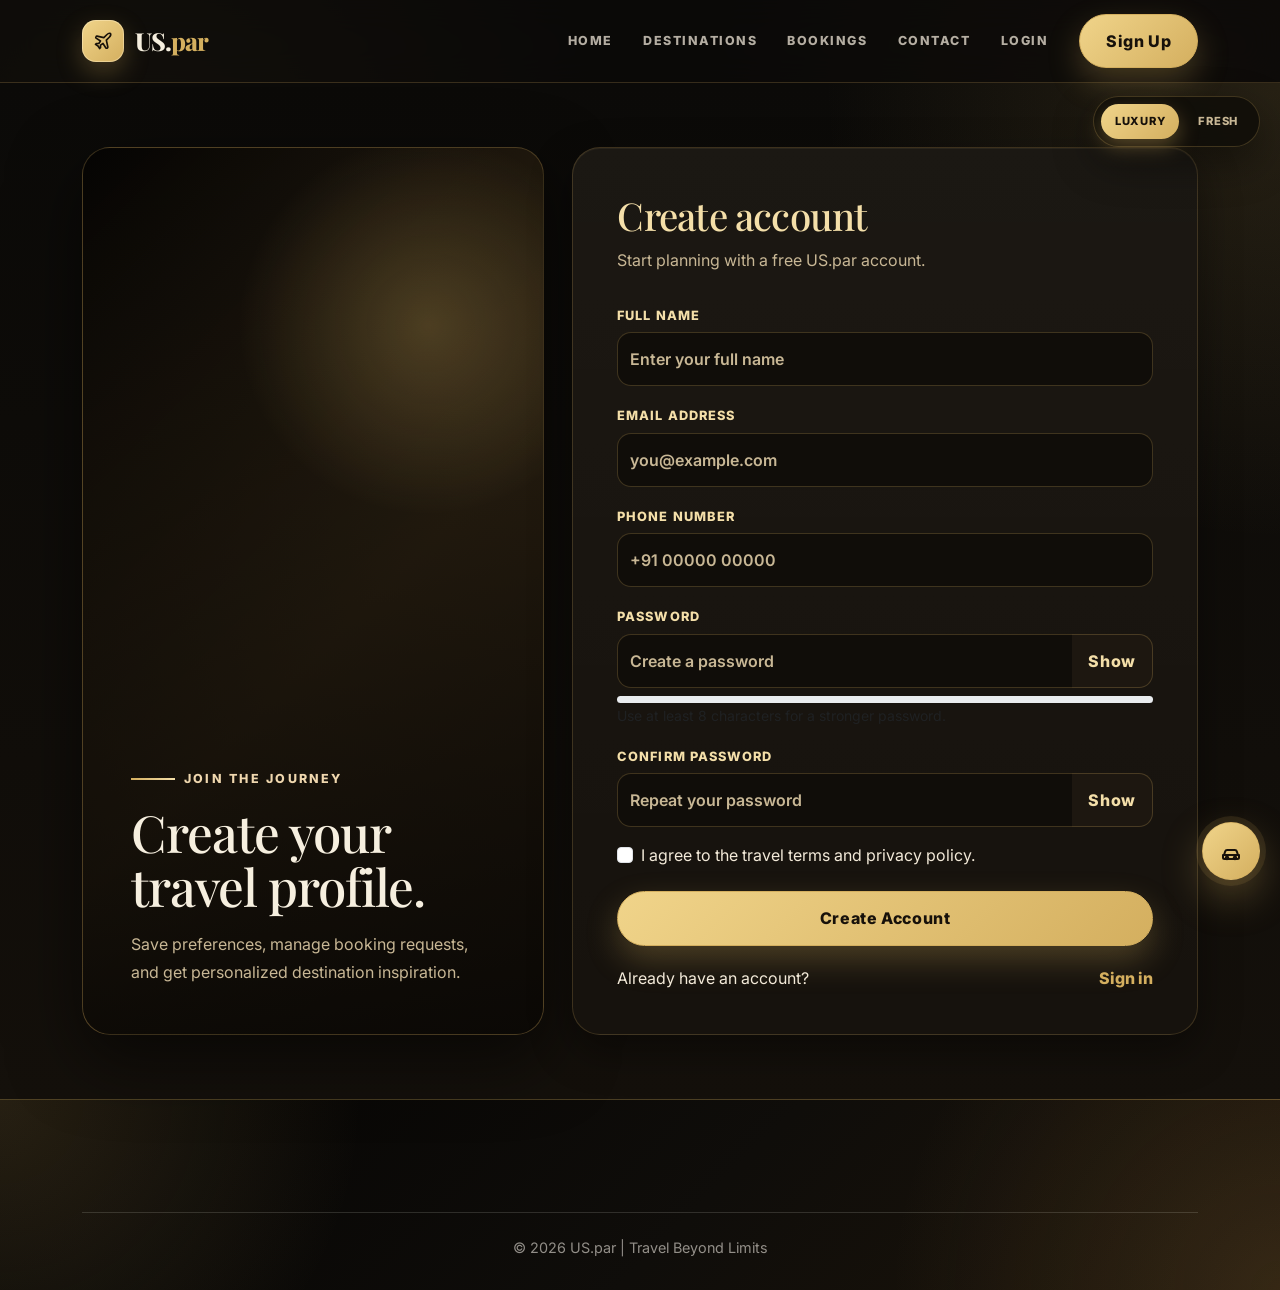
<file: signup.html>
<!DOCTYPE html>
<html lang="en">
<head>
    <meta charset="UTF-8">
    <meta name="viewport" content="width=device-width, initial-scale=1.0">
    <title>Sign Up | US.par</title>
    <meta name="description" content="Create your US.par travel account.">
    <link rel="preconnect" href="https://fonts.googleapis.com">
    <link rel="preconnect" href="https://fonts.gstatic.com" crossorigin>
    <link href="https://fonts.googleapis.com/css2?family=Inter:wght@400;600;700;800&family=Playfair+Display:wght@600;700;800&display=swap" rel="stylesheet">
    <link href="https://cdn.jsdelivr.net/npm/bootstrap@5.3.9/dist/css/bootstrap.min.css" rel="stylesheet">
    <link rel="stylesheet" href="style.css">
</head>
<body>

<nav class="navbar navbar-expand-lg site-navbar" id="siteNavbar">
    <div class="container">
        <a class="navbar-brand site-brand" href="home.html" aria-label="US.par home">
            <span class="brand-mark" aria-hidden="true">
                <svg width="20" height="20" viewBox="0 0 24 24" fill="none" stroke="currentColor" stroke-width="2" stroke-linecap="round" stroke-linejoin="round"><path d="M17.8 19.2 16 11l3.5-3.5C21 6 21.5 4 21 3c-1-.5-3 0-4.5 1.5L13 8 4.8 6.2c-.5-.1-.9.1-1.1.5l-.3.5c-.2.5-.1 1 .3 1.3L9 12l-2 3H4l-1 1 3 2 2 3 1-1v-3l3-2 3.5 5.3c.3.4.8.5 1.3.3l.5-.2c.4-.3.6-.7.5-1.2z"/></svg>
            </span>
            <span>US.<em>par</em></span>
        </a>
        <button class="navbar-toggler" type="button" data-bs-toggle="collapse" data-bs-target="#navbarNav" aria-controls="navbarNav" aria-expanded="false" aria-label="Toggle navigation">
            <span class="navbar-toggler-icon"></span>
        </button>
        <div class="collapse navbar-collapse" id="navbarNav">
            <ul class="navbar-nav ms-auto align-items-lg-center">
                <li class="nav-item"><a class="nav-link" href="home.html">Home</a></li>
                <li class="nav-item"><a class="nav-link" href="destination.html">Destinations</a></li>
                <li class="nav-item"><a class="nav-link" href="bookings.html">Bookings</a></li>
                <li class="nav-item"><a class="nav-link" href="contact.html">Contact</a></li>
                <li class="nav-item"><a class="nav-link" href="login.html" id="navAuthLink">Login</a></li>
                <li class="nav-item ms-lg-3 mt-3 mt-lg-0"><a class="btn btn-burgundy" href="signup.html">Sign Up</a></li>
            </ul>
        </div>
    </div>
</nav>

<main class="auth-section">
    <div class="container">
        <div class="auth-layout">
            <aside class="auth-side reveal visible">
                <span class="eyebrow">Join the journey</span>
                <h2>Create your travel profile.</h2>
                <p>Save preferences, manage booking requests, and get personalized destination inspiration.</p>
            </aside>
            <div class="auth-card form-card reveal visible">
                <h2>Create account</h2>
                <p class="auth-subtitle">Start planning with a free US.par account.</p>
                <form id="signupForm" novalidate>
                    <div class="mb-3">
                        <label class="form-label" for="signupName">Full name</label>
                        <input class="form-control" type="text" id="signupName" name="name" placeholder="Enter your full name" autocomplete="name" required>
                    </div>
                    <div class="mb-3">
                        <label class="form-label" for="signupEmail">Email address</label>
                        <input class="form-control" type="email" id="signupEmail" name="email" placeholder="you@example.com" autocomplete="email" required>
                    </div>
                    <div class="mb-3">
                        <label class="form-label" for="signupPhone">Phone number</label>
                        <input class="form-control" type="tel" id="signupPhone" name="phone" placeholder="+91 00000 00000" autocomplete="tel" required>
                    </div>
                    <div class="mb-3">
                        <label class="form-label" for="signupPassword">Password</label>
                        <div class="input-group">
                            <input class="form-control" type="password" id="signupPassword" name="password" placeholder="Create a password" autocomplete="new-password" required>
                            <button class="btn btn-outline-burgundy password-toggle" type="button" data-target="signupPassword" aria-label="Show password">Show</button>
                        </div>
                        <div class="progress mt-2" style="height:7px;">
                            <div id="passwordStrength" class="progress-bar" role="progressbar" style="width:0%; background:var(--sand);"></div>
                        </div>
                        <small id="passwordHint" class="text-muted">Use at least 8 characters for a stronger password.</small>
                    </div>
                    <div class="mb-3">
                        <label class="form-label" for="signupConfirm">Confirm password</label>
                        <div class="input-group">
                            <input class="form-control" type="password" id="signupConfirm" name="confirmPassword" placeholder="Repeat your password" autocomplete="new-password" required>
                            <button class="btn btn-outline-burgundy password-toggle" type="button" data-target="signupConfirm" aria-label="Show password">Show</button>
                        </div>
                    </div>
                    <div class="form-check mb-4">
                        <input class="form-check-input" type="checkbox" id="termsCheck" name="terms" required>
                        <label class="form-check-label" for="termsCheck">I agree to the travel terms and privacy policy.</label>
                    </div>
                    <button class="btn btn-burgundy w-100" type="submit">Create Account</button>
                </form>
                <div class="auth-links">
                    <span>Already have an account?</span>
                    <a href="login.html">Sign in</a>
                </div>
                <div id="signupMessage" class="confirmation-card" role="status" aria-live="polite"></div>
            </div>
        </div>
    </div>
</main>

<footer class="site-footer">
    <div class="container">
        <div class="footer-bottom">© 2026 US.par | Travel Beyond Limits</div>
    </div>
</footer>

<script src="https://cdn.jsdelivr.net/npm/bootstrap@5.3.9/dist/js/bootstrap.bundle.min.js"></script>
<script src="script.js"></script>
</body>
</html>
</file>
<file: style.css>
:root {
    --cream: #f8f0e4;
    --cream-light: #fffaf1;
    --cream-dark: #ead9c2;
    --sand: #d8c2a6;
    --burgundy: #701f3f;
    --burgundy-dark: #3d0f24;
    --burgundy-soft: #a94f72;
    --plum: #4c1633;
    --gold: #c69a5f;
    --gold-light: #efd7ae;
    --fresh: #0f766e;
    --fresh-dark: #0a544e;
    --fresh-light: #8ed8cf;
    --fresh-mist: #dff5f1;
    --ink: #2c1a21;
    --muted: #6f5c66;
    --white: #fffdf9;
    --shadow-soft: 0 18px 50px rgba(61, 15, 36, 0.14);
    --shadow-card: 0 14px 34px rgba(61, 15, 36, 0.11);
    --radius-lg: 28px;
    --radius-md: 18px;
    --radius-sm: 12px;
}

html[data-theme="fresh"] {
    --cream: #f2faf5;
    --cream-light: #ffffff;
    --cream-dark: #e2f3ea;
    --sand: #cfe8d8;
    --burgundy: #146c43;
    --burgundy-dark: #0b3d27;
    --burgundy-soft: #2e9e6b;
    --plum: #1f5138;
    --gold: #d9a441;
    --gold-light: #f3d18b;
    --fresh: #16a34a;
    --fresh-dark: #166534;
    --fresh-light: #86efac;
    --fresh-mist: #dcfce7;
    --ink: #173024;
    --muted: #5f7a6d;
    --white: #ffffff;
    --shadow-soft: 0 18px 50px rgba(11, 61, 39, 0.12);
    --shadow-card: 0 14px 34px rgba(11, 61, 39, 0.1);
}

html[data-theme="cream"] {
    --cream: #fbf3e6;
    --cream-light: #fffaf0;
    --cream-dark: #efdcc4;
    --sand: #e2cba9;
    --burgundy: #7a1f3d;
    --burgundy-dark: #4a1024;
    --burgundy-soft: #b65c7d;
    --plum: #5c1a33;
    --gold: #c69a5f;
    --gold-light: #efd7ae;
    --fresh: #0f766e;
    --fresh-dark: #0a544e;
    --fresh-light: #8ed8cf;
    --fresh-mist: #e7f4ef;
    --ink: #33202a;
    --muted: #715f6b;
    --white: #fffdf8;
    --shadow-soft: 0 22px 60px rgba(90, 31, 54, 0.16);
    --shadow-card: 0 16px 40px rgba(90, 31, 54, 0.12);
}

html[data-theme="retro"] {
    --cream: #f6ead2;
    --cream-light: #fff8ea;
    --cream-dark: #e7d3ae;
    --sand: #cbb083;
    --burgundy: #9a3f2c;
    --burgundy-dark: #5f241b;
    --burgundy-soft: #c56f4a;
    --plum: #7c3f22;
    --gold: #d9a441;
    --gold-light: #f3d18b;
    --fresh: #6f7f3a;
    --fresh-dark: #4c5a24;
    --fresh-light: #b7c47a;
    --fresh-mist: #eef3dc;
    --ink: #3b2a1e;
    --muted: #7d6753;
    --white: #fff8ea;
}

html[data-theme="minimal"] {
    --cream: #fafafa;
    --cream-light: #ffffff;
    --cream-dark: #f0f0f0;
    --sand: #d9d9d9;
    --burgundy: #1f2937;
    --burgundy-dark: #111827;
    --burgundy-soft: #4b5563;
    --plum: #374151;
    --gold: #9ca3af;
    --gold-light: #d1d5db;
    --fresh: #6b7280;
    --fresh-dark: #4b5563;
    --fresh-light: #d1d5db;
    --fresh-mist: #f3f4f6;
    --ink: #111827;
    --muted: #6b7280;
    --white: #ffffff;
    --shadow-soft: 0 18px 44px rgba(17, 24, 39, 0.08);
    --shadow-card: 0 12px 30px rgba(17, 24, 39, 0.07);
}

html[data-theme="neon"] {
    --cream: #070b16;
    --cream-light: #f8fafc;
    --cream-dark: #1e293b;
    --sand: #334155;
    --burgundy: #f472b6;
    --burgundy-dark: #701a75;
    --burgundy-soft: #f9a8d4;
    --plum: #2e1065;
    --gold: #facc15;
    --gold-light: #fef08a;
    --fresh: #22d3ee;
    --fresh-dark: #0e7490;
    --fresh-light: #67e8f9;
    --fresh-mist: #083344;
    --ink: #e2e8f0;
    --muted: #94a3b8;
    --white: #0f172a;
    --shadow-soft: 0 18px 50px rgba(0, 0, 0, 0.45);
    --shadow-card: 0 14px 34px rgba(0, 0, 0, 0.38);
}

html[data-theme="midnight"] {
    --cream: #0b1220;
    --cream-light: #f8fafc;
    --cream-dark: #16233a;
    --sand: #24344f;
    --burgundy: #8b5cf6;
    --burgundy-dark: #312e81;
    --burgundy-soft: #c4b5fd;
    --plum: #1e293b;
    --gold: #fbbf24;
    --gold-light: #fde68a;
    --fresh: #38bdf8;
    --fresh-dark: #075985;
    --fresh-light: #7dd3fc;
    --fresh-mist: #0c2d48;
    --ink: #e5e7eb;
    --muted: #9ca3af;
    --white: #111a2e;
    --shadow-soft: 0 18px 50px rgba(0, 0, 0, 0.4);
    --shadow-card: 0 14px 34px rgba(0, 0, 0, 0.34);
}

html[data-theme="luxury"] {
    --cream: #0b0a08;
    --cream-light: #f6efdf;
    --cream-dark: #221b14;
    --sand: #3a2f22;
    --burgundy: #c9a35f;
    --burgundy-dark: #241b10;
    --burgundy-soft: #e8cf96;
    --plum: #100d0a;
    --gold: #d4af5f;
    --gold-light: #f4dfa9;
    --fresh: #a5814a;
    --fresh-dark: #3f3221;
    --fresh-light: #e2c184;
    --fresh-mist: #2c241a;
    --ink: #f3ead9;
    --muted: #c8b795;
    --white: #16120d;
    --shadow-soft: 0 24px 70px rgba(0, 0, 0, 0.55);
    --shadow-card: 0 16px 42px rgba(0, 0, 0, 0.4);
}

* {
    box-sizing: border-box;
}

html {
    scroll-behavior: smooth;
}

body {
    margin: 0;
    color: var(--ink);
    background:
        radial-gradient(circle at top left, rgba(198, 154, 95, 0.18), transparent 30%),
        radial-gradient(circle at 85% 15%, rgba(15, 118, 110, 0.12), transparent 28%),
        radial-gradient(circle at bottom right, rgba(112, 31, 63, 0.1), transparent 32%),
        var(--cream);
    font-family: "Inter", system-ui, -apple-system, BlinkMacSystemFont, "Segoe UI", sans-serif;
    overflow-x: hidden;
}

h1,
h2,
h3,
h4,
.font-display {
    color: var(--burgundy-dark);
    font-family: "Playfair Display", Georgia, serif;
    letter-spacing: -0.03em;
}

p {
    color: var(--muted);
    line-height: 1.75;
}

a {
    text-decoration: none;
}

img {
    max-width: 100%;
}

::selection {
    background: var(--burgundy);
    color: var(--cream-light);
}

::-webkit-scrollbar {
    width: 10px;
}

::-webkit-scrollbar-track {
    background: var(--cream-dark);
}

::-webkit-scrollbar-thumb {
    border: 2px solid var(--cream-dark);
    border-radius: 999px;
    background: linear-gradient(180deg, var(--burgundy-soft), var(--fresh));
}

/* Navigation */
.site-navbar {
    position: sticky;
    top: 0;
    z-index: 1030;
    padding: 0.85rem 0;
    background: rgba(255, 250, 241, 0.88);
    border-bottom: 1px solid rgba(112, 31, 63, 0.12);
    backdrop-filter: blur(16px);
    -webkit-backdrop-filter: blur(16px);
    transition: box-shadow 0.3s ease, padding 0.3s ease;
}

.site-navbar.scrolled {
    padding: 0.55rem 0;
    box-shadow: 0 12px 30px rgba(71, 17, 38, 0.1);
}

.site-brand {
    display: inline-flex;
    align-items: center;
    gap: 0.7rem;
    color: var(--burgundy-dark);
    font-family: "Playfair Display", Georgia, serif;
    font-size: 1.55rem;
    font-weight: 800;
    letter-spacing: -0.04em;
}

.site-brand em {
    color: var(--burgundy);
    font-style: normal;
}

.brand-mark {
    display: inline-grid;
    width: 42px;
    height: 42px;
    place-items: center;
    border-radius: 14px;
    color: var(--cream-light);
    background: linear-gradient(135deg, var(--burgundy), var(--fresh-dark));
    box-shadow: 0 10px 24px rgba(112, 31, 63, 0.22), inset 0 0 0 1px rgba(198, 154, 95, 0.4);
}

.site-navbar .nav-link {
    position: relative;
    padding: 0.65rem 0.95rem !important;
    color: var(--burgundy-dark);
    font-size: 0.78rem;
    font-weight: 800;
    letter-spacing: 0.12em;
    text-transform: uppercase;
}

.site-navbar .nav-link::after {
    position: absolute;
    right: 0.95rem;
    bottom: 0.2rem;
    left: 0.95rem;
    height: 2px;
    content: "";
    background: var(--gold);
    transform: scaleX(0);
    transform-origin: left;
    transition: transform 0.3s ease;
}

.site-navbar .nav-link:hover,
.site-navbar .nav-link.active {
    color: var(--burgundy);
}

.site-navbar .nav-link:hover::after,
.site-navbar .nav-link.active::after {
    transform: scaleX(1);
}

.navbar-toggler {
    border: 1px solid rgba(112, 31, 63, 0.2);
    border-radius: 12px;
}

.navbar-toggler:focus {
    box-shadow: 0 0 0 0.2rem rgba(198, 154, 95, 0.25);
}

/* Buttons */
.btn-burgundy,
.btn-gold,
.btn-outline-burgundy {
    --bs-btn-padding-y: 0.9rem;
    --bs-btn-padding-x: 1.6rem;
    border-radius: 999px;
    font-weight: 800;
    letter-spacing: 0.04em;
    transition: transform 0.25s ease, box-shadow 0.25s ease, background 0.25s ease;
}

.btn-burgundy {
    color: var(--cream-light);
    background: linear-gradient(135deg, var(--burgundy), var(--burgundy-dark));
    border: 1px solid var(--burgundy-dark);
    box-shadow: 0 14px 30px rgba(112, 31, 63, 0.22);
}

.btn-burgundy:hover,
.btn-burgundy:focus {
    color: var(--cream-light);
    transform: translateY(-3px);
    background: var(--burgundy-dark);
    box-shadow: 0 18px 38px rgba(71, 17, 38, 0.28);
}

.btn-gold {
    color: var(--burgundy-dark);
    background: linear-gradient(135deg, #d8b47d, var(--gold));
    border: 1px solid #b88a4d;
}

.btn-gold:hover,
.btn-gold:focus {
    color: var(--burgundy-dark);
    transform: translateY(-3px);
    box-shadow: 0 16px 34px rgba(198, 154, 95, 0.32);
}

.btn-fresh {
    color: var(--cream-light);
    background: linear-gradient(135deg, var(--fresh), var(--fresh-dark));
    border: 1px solid var(--fresh-dark);
    box-shadow: 0 14px 30px rgba(15, 118, 110, 0.24);
}

.btn-fresh:hover,
.btn-fresh:focus {
    color: var(--cream-light);
    transform: translateY(-3px);
    background: var(--fresh-dark);
    box-shadow: 0 18px 38px rgba(10, 84, 78, 0.3);
}

.btn-outline-burgundy {
    color: var(--burgundy);
    border: 1px solid rgba(112, 31, 63, 0.35);
    background: rgba(255, 250, 241, 0.55);
}

.btn-outline-burgundy:hover,
.btn-outline-burgundy:focus {
    color: var(--cream-light);
    background: var(--burgundy);
    border-color: var(--burgundy);
}

/* Hero */
.hero,
.page-hero {
    position: relative;
    display: flex;
    min-height: 88vh;
    align-items: center;
    overflow: hidden;
    color: var(--cream-light);
    background:
        linear-gradient(90deg, rgba(38, 8, 20, 0.84), rgba(112, 31, 63, 0.5) 52%, rgba(15, 118, 110, 0.32)),
        url("https://images.unsplash.com/photo-1501785888041-af3ef285b470?w=1800&q=85&auto=format&fit=crop") center/cover no-repeat;
}

.page-hero {
    min-height: 52vh;
    padding-top: 7rem;
}

.hero::before,
.page-hero::before {
    position: absolute;
    inset: 0;
    z-index: 1;
    content: "";
    background:
        radial-gradient(circle at 80% 20%, rgba(198, 154, 95, 0.24), transparent 22%),
        radial-gradient(circle at 18% 80%, rgba(15, 118, 110, 0.22), transparent 24%),
        linear-gradient(180deg, rgba(61, 15, 36, 0.1), rgba(61, 15, 36, 0.7));
}

.hero-content,
.page-hero-content {
    position: relative;
    z-index: 1;
    max-width: 780px;
}

.eyebrow {
    display: inline-flex;
    align-items: center;
    gap: 0.55rem;
    margin-bottom: 1.1rem;
    color: var(--burgundy-soft);
    font-size: 0.78rem;
    font-weight: 800;
    letter-spacing: 0.18em;
    text-transform: uppercase;
}

.hero .eyebrow,
.page-hero .eyebrow,
.section-dark .eyebrow,
.auth-side .eyebrow,
.cta-panel .eyebrow {
    color: var(--gold-light);
}

.eyebrow::before {
    width: 44px;
    height: 2px;
    content: "";
    background: linear-gradient(90deg, var(--gold), var(--gold-light));
}

.hero h1,
.page-hero h1 {
    margin-bottom: 1.2rem;
    color: var(--cream-light);
    font-size: clamp(2.8rem, 7vw, 5.8rem);
    line-height: 0.98;
}

.page-hero h1 {
    font-size: clamp(2.4rem, 6vw, 4.8rem);
}

.hero p,
.page-hero p {
    max-width: 650px;
    margin-bottom: 2rem;
    color: rgba(255, 250, 241, 0.86);
    font-size: clamp(1rem, 2vw, 1.18rem);
}

.hero-actions {
    display: flex;
    flex-wrap: wrap;
    gap: 0.9rem;
}

.hero-card {
    position: relative;
    z-index: 2;
    padding: 1.6rem;
    border: 1px solid rgba(198, 154, 95, 0.32);
    border-radius: var(--radius-lg);
    background: rgba(255, 250, 241, 0.12);
    box-shadow: 0 28px 70px rgba(20, 4, 10, 0.28), inset 0 1px 0 rgba(255, 250, 241, 0.16);
    backdrop-filter: blur(18px);
    -webkit-backdrop-filter: blur(18px);
}

.quick-search .form-control,
.quick-search .form-select {
    min-height: 52px;
    border: 1px solid rgba(112, 31, 63, 0.16);
    border-radius: 14px;
    color: var(--ink);
    background: var(--cream-light);
    font-weight: 600;
}

.quick-search .form-control:focus,
.quick-search .form-select:focus {
    border-color: var(--fresh-light);
    box-shadow: 0 0 0 0.22rem rgba(142, 216, 207, 0.22);
}

/* Hero slideshow */
.hero-slides {
    position: absolute;
    inset: 0;
    z-index: 0;
    overflow: hidden;
}

.hero-slide {
    position: absolute;
    inset: -4%;
    background-position: center;
    background-size: cover;
    opacity: 0;
    transform: scale(1.04);
    animation: hero-slide-fade 18s ease-in-out infinite;
    will-change: opacity, transform;
}

.hero-slide:nth-child(2) {
    animation-delay: 6s;
}

.hero-slide:nth-child(3) {
    animation-delay: 12s;
}

@keyframes hero-slide-fade {
    0% {
        opacity: 0;
        transform: scale(1.06);
    }
    7%,
    30% {
        opacity: 0.6;
        transform: scale(1.02);
    }
    37%,
    100% {
        opacity: 0;
        transform: scale(1.06);
    }
}

.hero > .container {
    position: relative;
    z-index: 2;
}

/* Sections and cards */
.section {
    padding: 6.5rem 0;
}

.section-dark {
    color: var(--cream-light);
    background:
        radial-gradient(circle at top right, rgba(198, 154, 95, 0.24), transparent 25%),
        radial-gradient(circle at bottom left, rgba(15, 118, 110, 0.32), transparent 30%),
        linear-gradient(135deg, var(--burgundy-dark), var(--plum) 52%, var(--fresh-dark));
}

.section-dark h2,
.section-dark h3,
.section-dark p {
    color: var(--cream-light);
}

.section-dark p {
    color: rgba(255, 250, 241, 0.78);
}

.section-dark .info-card h3 {
    color: var(--burgundy-dark);
}

.section-dark .info-card p {
    color: var(--muted);
}

.section-heading {
    max-width: 720px;
    margin: 0 auto 3rem;
    text-align: center;
}

.section-heading h2 {
    margin-bottom: 0.8rem;
    font-size: clamp(2rem, 4vw, 3.3rem);
}

.section-heading p {
    margin-bottom: 0;
    font-size: 1.05rem;
}

.section-heading::after {
    display: block;
    width: 76px;
    height: 2px;
    margin: 1.1rem auto 0;
    content: "";
    background: linear-gradient(90deg, transparent, var(--gold), transparent);
}

.travel-grid {
    display: grid;
    grid-template-columns: repeat(3, minmax(0, 1fr));
    gap: 1.75rem;
}

.travel-card,
.info-card,
.form-card,
.contact-card,
.summary-card {
    overflow: hidden;
    border: 1px solid rgba(198, 154, 95, 0.16);
    border-radius: var(--radius-lg);
    background: var(--white);
    box-shadow: var(--shadow-card);
    transition: transform 0.35s ease, box-shadow 0.35s ease, border-color 0.35s ease;
}

.travel-card {
    display: flex;
    min-height: 100%;
    flex-direction: column;
    position: relative;
    z-index: 1;
    overflow: hidden;
    perspective: 1200px;
    --follow-x: 0px;
    --follow-y: 0px;
    --tilt-x: 0deg;
    --tilt-y: 0deg;
    --glare-x: 50%;
    --glare-y: 50%;
}

.travel-card:hover,
.info-card:hover,
.contact-card:hover {
    transform: translateY(-8px);
    border-color: rgba(198, 154, 95, 0.5);
    box-shadow: var(--shadow-soft);
}

.travel-media {
    position: relative;
    z-index: 1;
    height: 250px;
    overflow: hidden;
    border-radius: calc(var(--radius-lg) - 1px) calc(var(--radius-lg) - 1px) 0 0;
    background: var(--burgundy-dark);
    transform-origin: 50% 100%;
    transform-style: preserve-3d;
    transition: transform 0.3s cubic-bezier(0.22, 1, 0.36, 1), box-shadow 1.1s ease;
    will-change: transform;
}

.travel-media img {
    width: 100%;
    height: 100%;
    object-fit: cover;
    transition: transform 1.3s cubic-bezier(0.22, 1, 0.36, 1);
}

.travel-media--art {
    display: grid;
    place-items: center;
    color: rgba(255, 250, 241, 0.92);
}

.travel-media--art::before {
    position: absolute;
    inset: 0;
    content: "";
    background-image: radial-gradient(rgba(255, 250, 241, 0.18) 1px, transparent 1px);
    background-size: 22px 22px;
    opacity: 0.55;
}

.travel-initial {
    position: relative;
    z-index: 1;
    font-family: "Playfair Display", Georgia, serif;
    font-size: clamp(3rem, 8vw, 5.2rem);
    font-weight: 800;
    line-height: 1;
    text-shadow: 0 12px 30px rgba(0, 0, 0, 0.22);
}

.travel-media-tag {
    position: absolute;
    right: 1rem;
    bottom: 1rem;
    z-index: 1;
    padding: 0.4rem 0.75rem;
    border-radius: 999px;
    color: var(--cream-light);
    background: rgba(255, 250, 241, 0.16);
    font-size: 0.7rem;
    font-weight: 800;
    letter-spacing: 0.1em;
    text-transform: uppercase;
    backdrop-filter: blur(8px);
}

.travel-card:hover .travel-media img {
    transform: scale(1.12);
}

.travel-card:hover {
    z-index: 8;
    overflow: visible;
}

.travel-card:hover .travel-media {
    z-index: 3;
    transform: rotateX(var(--tilt-x, 0deg)) rotateY(var(--tilt-y, 0deg)) translate(var(--follow-x, 0px), calc(-26px + var(--follow-y, 0px))) translateZ(30px) scale(1.04);
    box-shadow: 0 44px 90px rgba(0, 0, 0, 0.42), 0 0 0 1px rgba(198, 154, 95, 0.4);
}

.travel-media::after {
    position: absolute;
    inset: 0;
    content: "";
    background: radial-gradient(circle at var(--glare-x, 50%) var(--glare-y, 50%), rgba(255, 255, 255, 0.28), transparent 42%);
    opacity: 0;
    pointer-events: none;
    transition: opacity 0.4s ease;
}

.travel-card:hover .travel-media::after {
    opacity: 1;
}

@media (hover: none) {
    .travel-card:hover .travel-media {
        transform: none;
    }

    .travel-card:hover .travel-media img {
        transform: none;
    }

    .travel-card:hover .travel-media::after {
        opacity: 0;
    }
}

.travel-tag,
.price-tag,
.status-pill {
    display: inline-flex;
    align-items: center;
    gap: 0.35rem;
    padding: 0.45rem 0.8rem;
    border-radius: 999px;
    font-size: 0.72rem;
    font-weight: 800;
    letter-spacing: 0.08em;
    text-transform: uppercase;
}

.travel-tag {
    position: absolute;
    top: 1rem;
    left: 1rem;
    color: var(--cream-light);
    background: rgba(71, 17, 38, 0.72);
    backdrop-filter: blur(8px);
}

.travel-media .price-tag {
    position: absolute;
    top: 1rem;
    right: 1rem;
    z-index: 2;
}

.price-tag {
    color: var(--burgundy-dark);
    background: linear-gradient(135deg, #efd7ae, var(--gold));
    box-shadow: 0 8px 20px rgba(198, 154, 95, 0.25);
}

.luxury-badge {
    position: absolute;
    right: 1rem;
    bottom: 1rem;
    z-index: 2;
    display: inline-flex;
    align-items: center;
    justify-content: center;
    width: 2.4rem;
    height: 2.4rem;
    padding: 0;
    border: 1px solid rgba(255, 235, 190, 0.65);
    border-radius: 999px;
    color: #2a1608;
    background: linear-gradient(135deg, #fff3cf, #e7b95c 55%, #c98a2e);
    box-shadow: 0 10px 24px rgba(198, 122, 42, 0.35), 0 0 0 1px rgba(255, 255, 255, 0.25) inset;
    font-size: 1rem;
    font-weight: 900;
    line-height: 1;
    animation:
        luxuryBadgeGlow 2.8s ease-in-out infinite,
        luxuryFloat 3.2s ease-in-out infinite;
}

@keyframes luxuryBadgeGlow {
    0%, 100% { box-shadow: 0 10px 24px rgba(198, 122, 42, 0.32), 0 0 0 1px rgba(255, 255, 255, 0.22) inset; }
    50% { box-shadow: 0 10px 30px rgba(255, 205, 105, 0.5), 0 0 0 1px rgba(255, 255, 255, 0.34) inset; }
}

@keyframes luxuryFloat {
    0%, 100% { transform: translateY(0); }
    50% { transform: translateY(-7px); }
}

.status-pill {
    color: var(--fresh-dark);
    background: rgba(15, 118, 110, 0.1);
}

.travel-body {
    display: flex;
    flex: 1;
    flex-direction: column;
    padding: 1.5rem;
}

.travel-body h3 {
    margin-bottom: 0.5rem;
    font-size: 1.65rem;
}

.travel-body p {
    flex: 1;
    margin-bottom: 1.2rem;
    font-size: 0.95rem;
}

.travel-meta {
    display: flex;
    flex-wrap: wrap;
    gap: 0.55rem;
    margin-bottom: 1.25rem;
}

.travel-actions {
    display: flex;
    align-items: center;
    justify-content: space-between;
    gap: 1rem;
    margin-top: auto;
}

.travel-actions .price {
    color: var(--burgundy-dark);
    font-family: "Playfair Display", Georgia, serif;
    font-size: 1.35rem;
    font-weight: 800;
}

.travel-actions small {
    display: block;
    color: var(--muted);
    font-size: 0.72rem;
    letter-spacing: 0.08em;
    text-transform: uppercase;
}

/* Filters */
.filter-bar {
    display: flex;
    flex-wrap: wrap;
    justify-content: center;
    gap: 0.75rem;
    margin-bottom: 2.5rem;
}

.filter-btn {
    padding: 0.75rem 1.25rem;
    border: 1px solid rgba(112, 31, 63, 0.18);
    border-radius: 999px;
    color: var(--burgundy-dark);
    background: rgba(255, 250, 241, 0.72);
    font-weight: 800;
    transition: all 0.25s ease;
}

.filter-btn:hover,
.filter-btn.active {
    color: var(--cream-light);
    background: var(--burgundy);
    border-color: var(--burgundy);
    transform: translateY(-2px);
}

.destination-card.hidden,
.travel-card.hidden {
    display: none;
}

/* Stats */
.stats-grid {
    display: grid;
    grid-template-columns: repeat(4, minmax(0, 1fr));
    gap: 1.25rem;
}

.stat-card {
    padding: 1.8rem;
    border: 1px solid rgba(255, 250, 241, 0.18);
    border-radius: var(--radius-md);
    background: rgba(255, 250, 241, 0.08);
    backdrop-filter: blur(12px);
}

.stat-card strong {
    display: block;
    color: var(--gold-light);
    font-family: "Playfair Display", Georgia, serif;
    font-size: clamp(2rem, 4vw, 3.5rem);
    line-height: 1;
}

.stat-card:nth-child(even) strong {
    color: var(--fresh-light);
}

.stat-card span {
    color: rgba(255, 250, 241, 0.78);
    font-size: 0.85rem;
    font-weight: 700;
    letter-spacing: 0.08em;
    text-transform: uppercase;
}

/* Features */
.feature-grid {
    display: grid;
    grid-template-columns: repeat(4, minmax(0, 1fr));
    gap: 1.5rem;
}

.feature-icon {
    display: grid;
    width: 58px;
    height: 58px;
    place-items: center;
    margin-bottom: 1.2rem;
    border-radius: 18px;
    color: var(--burgundy-dark);
    background: linear-gradient(135deg, var(--gold-light), #f0dfc4);
    box-shadow: inset 0 0 0 1px rgba(198, 154, 95, 0.28), 0 10px 24px rgba(198, 154, 95, 0.16);
}

.info-card {
    height: 100%;
    padding: 2rem;
}

.info-card h3 {
    margin-bottom: 0.8rem;
    font-size: 1.45rem;
}

.info-card p {
    margin-bottom: 0;
    font-size: 0.96rem;
}

/* Testimonials */
.testimonial-card {
    padding: 2rem;
    border: 1px solid rgba(112, 31, 63, 0.1);
    border-radius: var(--radius-lg);
    background: var(--white);
    box-shadow: var(--shadow-card);
}

.testimonial-card blockquote {
    margin: 0 0 1.5rem;
    color: var(--ink);
    font-size: 1.05rem;
    line-height: 1.8;
}

.testimonial-author {
    display: flex;
    align-items: center;
    gap: 0.9rem;
}

.avatar {
    display: grid;
    width: 52px;
    height: 52px;
    place-items: center;
    border-radius: 50%;
    color: var(--cream-light);
    background: linear-gradient(135deg, var(--burgundy), var(--fresh));
    box-shadow: 0 0 0 2px var(--gold-light), 0 10px 22px rgba(198, 154, 95, 0.22);
    font-weight: 800;
}

.testimonial-author strong {
    display: block;
    color: var(--burgundy-dark);
}

.testimonial-author span {
    color: var(--muted);
    font-size: 0.85rem;
}

.carousel-indicators [data-bs-target] {
    width: 10px;
    height: 10px;
    border-radius: 50%;
    background-color: rgba(112, 31, 63, 0.25);
}

.carousel-indicators .active {
    background-color: var(--burgundy);
}

/* Booking */
.booking-layout {
    display: grid;
    grid-template-columns: minmax(0, 1.5fr) minmax(320px, 0.8fr);
    gap: 2rem;
    align-items: start;
}

.destination-slideshow {
    position: relative;
    height: min(46vh, 420px);
    margin-bottom: 2rem;
    overflow: hidden;
    border: 1px solid rgba(198, 154, 95, 0.22);
    border-radius: var(--radius-lg);
    background: var(--burgundy-dark);
    box-shadow: var(--shadow-soft);
}

.destination-slideshow[hidden] {
    display: none;
}

.slideshow-heading {
    margin-bottom: 1rem;
}

.slideshow-heading h2 {
    margin: 0;
    font-size: clamp(1.6rem, 3vw, 2.2rem);
}

.slideshow-slide {
    position: absolute;
    inset: 0;
    opacity: 0;
    transform: scale(1.05);
    transition: opacity 0.8s ease, transform 0.8s ease;
}

.slideshow-slide.is-active {
    opacity: 1;
    transform: scale(1);
}

.slideshow-slide img {
    width: 100%;
    height: 100%;
    object-fit: cover;
}

.slideshow-dots {
    position: absolute;
    left: 50%;
    bottom: 1rem;
    z-index: 2;
    display: flex;
    gap: 0.5rem;
    transform: translateX(-50%);
}

.slideshow-dot {
    width: 0.55rem;
    height: 0.55rem;
    padding: 0;
    border: none;
    border-radius: 50%;
    background: rgba(255, 255, 255, 0.45);
    cursor: pointer;
    transition: background 0.3s ease, transform 0.3s ease;
}

.slideshow-dot.is-active {
    background: var(--gold);
    transform: scale(1.25);
}

@media (max-width: 767.98px) {
    .destination-slideshow {
        height: 240px;
        margin-bottom: 1.25rem;
    }
}

.form-card,
.summary-card {
    padding: 2rem;
}

.form-card h2,
.summary-card h2 {
    margin-bottom: 1.5rem;
    font-size: 2rem;
}

.form-label {
    margin-bottom: 0.45rem;
    color: var(--burgundy-dark);
    font-size: 0.8rem;
    font-weight: 800;
    letter-spacing: 0.08em;
    text-transform: uppercase;
}

.form-control,
.form-select {
    min-height: 54px;
    border: 1px solid rgba(112, 31, 63, 0.15);
    border-radius: 14px;
    color: var(--ink);
    background: var(--cream-light);
    font-weight: 600;
}

.form-control:focus,
.form-select:focus {
    border-color: var(--fresh);
    box-shadow: 0 0 0 0.22rem rgba(15, 118, 110, 0.18);
}

textarea.form-control {
    min-height: 130px;
    resize: vertical;
}

.input-group-text {
    border: 1px solid rgba(112, 31, 63, 0.15);
    border-radius: 14px 0 0 14px;
    color: var(--burgundy);
    background: var(--cream-dark);
    font-weight: 800;
}

.traveller-control {
    display: grid;
    grid-template-columns: 48px 1fr 48px;
    overflow: hidden;
    border: 1px solid rgba(112, 31, 63, 0.15);
    border-radius: 14px;
    background: var(--cream-light);
}

.traveller-control button {
    border: 0;
    color: var(--burgundy-dark);
    background: rgba(112, 31, 63, 0.06);
    font-size: 1.3rem;
    font-weight: 800;
    transition: background 0.2s ease;
}

.traveller-control button:hover {
    color: var(--cream-light);
    background: var(--burgundy);
}

.traveller-control input {
    width: 100%;
    border: 0;
    outline: 0;
    color: var(--ink);
    background: transparent;
    font-weight: 800;
    text-align: center;
}

.duration-control {
    margin: 0.9rem 0 0.35rem;
}

.duration-control-head {
    display: flex;
    align-items: center;
    justify-content: space-between;
    margin-bottom: 0.45rem;
    font-size: 0.82rem;
    font-weight: 700;
}

.duration-control-head span {
    color: var(--ink);
    opacity: 0.65;
}

.duration-days-label {
    color: var(--burgundy);
}

.duration-range {
    width: 100%;
    accent-color: var(--burgundy);
    cursor: pointer;
}

.trip-options {
    display: grid;
    grid-template-columns: repeat(3, 1fr);
    gap: 0.75rem;
}

.trip-option {
    position: relative;
}

.trip-option input {
    position: absolute;
    opacity: 0;
    pointer-events: none;
}

.trip-option span {
    display: block;
    padding: 0.9rem 0.5rem;
    border: 1px solid rgba(112, 31, 63, 0.15);
    border-radius: 14px;
    color: var(--muted);
    background: var(--cream-light);
    font-size: 0.82rem;
    font-weight: 800;
    text-align: center;
    cursor: pointer;
    transition: all 0.2s ease;
}

.trip-option input:checked + span,
.trip-option span:hover {
    color: var(--cream-light);
    background: var(--burgundy);
    border-color: var(--burgundy);
}

.summary-card {
    position: sticky;
    top: 110px;
}

.summary-card::before {
    display: block;
    width: 58px;
    height: 5px;
    margin-bottom: 1.5rem;
    content: "";
    border-radius: 999px;
    background: linear-gradient(90deg, var(--gold), var(--burgundy), var(--fresh));
}

.summary-row {
    display: flex;
    align-items: center;
    justify-content: space-between;
    gap: 1rem;
    padding: 0.9rem 0;
    border-bottom: 1px solid rgba(112, 31, 63, 0.1);
}

.summary-row:last-of-type {
    border-bottom: 0;
}

.summary-row span {
    color: var(--muted);
    font-size: 0.9rem;
}

.summary-row strong {
    color: var(--burgundy-dark);
    text-align: right;
}

.total-row {
    margin-top: 1.2rem;
    padding: 1.25rem;
    border-radius: 18px;
    color: var(--cream-light);
    background: linear-gradient(135deg, var(--burgundy), var(--burgundy-dark));
}

.total-row span,
.total-row strong {
    color: var(--cream-light);
}

.total-row strong {
    font-family: "Playfair Display", Georgia, serif;
    font-size: 1.8rem;
}

.confirmation-card {
    display: none;
    margin-top: 1.5rem;
    padding: 1.5rem;
    border: 1px solid rgba(112, 31, 63, 0.16);
    border-left: 5px solid var(--burgundy);
    border-radius: var(--radius-md);
    background: var(--cream-light);
    box-shadow: var(--shadow-card);
}

.confirmation-card.show {
    display: block;
    animation: riseIn 0.45s ease both;
}

.confirmation-card h3 {
    margin-bottom: 0.8rem;
    font-size: 1.55rem;
}

.booking-list {
    display: grid;
    gap: 1rem;
    margin-top: 1.5rem;
}

.booking-item {
    display: flex;
    align-items: center;
    justify-content: space-between;
    gap: 1rem;
    padding: 1.2rem 1.4rem;
    border: 1px solid rgba(112, 31, 63, 0.12);
    border-radius: var(--radius-md);
    background: var(--cream-light);
}

.booking-item strong {
    color: var(--burgundy-dark);
}

.booking-item p {
    margin: 0.2rem 0 0;
    font-size: 0.9rem;
}

.booking-item-actions {
    display: flex;
    gap: 0.5rem;
    flex-wrap: wrap;
}

.empty-state {
    padding: 1.5rem;
    border: 1px dashed rgba(112, 31, 63, 0.25);
    border-radius: var(--radius-md);
    color: var(--muted);
    background: rgba(255, 250, 241, 0.55);
    text-align: center;
}

/* Booking payment demo */
.payment-modal .modal-content {
    overflow: hidden;
    border: 1px solid rgba(112, 31, 63, 0.14);
    border-radius: var(--radius-lg);
    background: var(--cream-light);
    box-shadow: var(--shadow-soft);
}

.payment-modal .modal-header {
    padding: 1.5rem 1.75rem;
    border-bottom: 1px solid rgba(112, 31, 63, 0.1);
}

.payment-modal .modal-title {
    color: var(--burgundy-dark);
    font-family: "Playfair Display", Georgia, serif;
    font-size: 1.8rem;
}

.payment-modal .modal-body {
    padding: 1.75rem;
}

.payment-card-preview {
    position: relative;
    min-height: 190px;
    margin-bottom: 1.5rem;
    padding: 1.5rem;
    overflow: hidden;
    border-radius: var(--radius-md);
    color: var(--cream-light);
    background:
        radial-gradient(circle at 85% 15%, rgba(198, 154, 95, 0.35), transparent 22%),
        radial-gradient(circle at 15% 85%, rgba(15, 118, 110, 0.35), transparent 26%),
        linear-gradient(135deg, var(--burgundy-dark), var(--burgundy) 55%, var(--fresh-dark));
    box-shadow: var(--shadow-card);
}

.payment-card-preview::after {
    position: absolute;
    top: -40px;
    right: -30px;
    width: 150px;
    height: 150px;
    content: "";
    border-radius: 50%;
    background: rgba(255, 250, 241, 0.12);
}

.card-chip {
    display: block;
    width: 54px;
    height: 38px;
    margin-bottom: 2rem;
    border-radius: 8px;
    background: linear-gradient(135deg, #efd7ae, #b88a4d);
    box-shadow: inset 0 0 0 1px rgba(71, 17, 38, 0.15);
}

.card-number-preview {
    font-family: "Playfair Display", Georgia, serif;
    font-size: clamp(1.2rem, 4vw, 1.7rem);
    letter-spacing: 0.12em;
}

.card-meta {
    display: flex;
    justify-content: space-between;
    gap: 1rem;
    margin-top: 1.5rem;
    color: rgba(255, 250, 241, 0.78);
    font-size: 0.78rem;
    letter-spacing: 0.1em;
    text-transform: uppercase;
}

.payment-total {
    display: flex;
    align-items: center;
    justify-content: space-between;
    gap: 1rem;
    margin-bottom: 1.5rem;
    padding: 1rem 1.1rem;
    border-radius: var(--radius-md);
    background: var(--fresh-mist);
}

.payment-total strong {
    color: var(--fresh-dark);
    font-family: "Playfair Display", Georgia, serif;
    font-size: 1.5rem;
}

.payment-actions {
    display: flex;
    gap: 0.75rem;
}

.payment-actions .btn {
    flex: 1;
}

.payment-note {
    margin-top: 1rem;
    color: var(--muted);
    font-size: 0.82rem;
    text-align: center;
}

.payment-methods {
    display: grid;
    grid-template-columns: repeat(3, minmax(0, 1fr));
    gap: 0.7rem;
    margin: 0 0 1.25rem;
}

.payment-method {
    position: relative;
    display: block;
    cursor: pointer;
}

.payment-method input {
    position: absolute;
    opacity: 0;
    pointer-events: none;
}

.payment-method span {
    display: flex;
    min-height: 58px;
    align-items: center;
    justify-content: center;
    padding: 0.7rem 0.6rem;
    border: 1px solid rgba(112, 31, 63, 0.16);
    border-radius: var(--radius-sm);
    color: var(--burgundy-dark);
    background: var(--cream-light);
    font-size: 0.78rem;
    font-weight: 800;
    letter-spacing: 0.04em;
    text-align: center;
    text-transform: uppercase;
    transition: border-color 0.2s ease, background 0.2s ease, box-shadow 0.2s ease, transform 0.2s ease;
}

.payment-method:hover span {
    transform: translateY(-1px);
    border-color: rgba(112, 31, 63, 0.34);
    box-shadow: var(--shadow-card);
}

.payment-method input:checked + span {
    border-color: var(--burgundy);
    color: var(--cream-light);
    background: linear-gradient(135deg, var(--burgundy), var(--burgundy-dark));
    box-shadow: 0 10px 22px rgba(112, 31, 63, 0.2);
}

.payment-method input:focus-visible + span {
    outline: 2px solid var(--gold);
    outline-offset: 2px;
}

.payment-alt-fields {
    display: grid;
    gap: 0.9rem;
}

.payment-alt-fields[hidden] {
    display: none;
}

.payment-upi-id {
    display: flex;
    align-items: center;
    gap: 0.6rem;
    padding: 0.85rem 1rem;
    border: 1px dashed rgba(112, 31, 63, 0.28);
    border-radius: var(--radius-sm);
    color: var(--burgundy-dark);
    background: var(--cream-light);
    font-weight: 800;
}

.payment-upi-id span {
    color: var(--muted);
    font-size: 0.75rem;
    font-weight: 700;
    letter-spacing: 0.08em;
    text-transform: uppercase;
}

.payment-installment {
    display: grid;
    gap: 0.65rem;
    padding: 1rem;
    border: 1px solid rgba(15, 118, 110, 0.18);
    border-radius: var(--radius-sm);
    background: var(--fresh-mist);
}

.payment-installment strong {
    color: var(--fresh-dark);
}

.payment-installment p {
    margin: 0;
    font-size: 0.86rem;
}

@media (max-width: 575px) {
    .payment-methods {
        grid-template-columns: 1fr;
    }

    .payment-method span {
        min-height: 48px;
    }
}

.review-actions {
    display: flex;
    flex-wrap: wrap;
    gap: 0.75rem;
    margin-top: 1rem;
}

.review-actions .btn {
    flex: 1;
    min-width: 150px;
}

/* Ticket confirmation */
.ticket{overflow:hidden;border:1px solid rgba(112,31,63,.14);border-radius:var(--radius-md);background:var(--white);box-shadow:var(--shadow-card)}
.ticket-top{display:flex;align-items:flex-start;justify-content:space-between;gap:1rem;padding:1.35rem 1.5rem;color:var(--cream-light);background:linear-gradient(135deg,var(--burgundy),var(--fresh-dark))}
.ticket-eyebrow{display:block;margin-bottom:.35rem;color:var(--gold-light);font-size:.72rem;font-weight:800;letter-spacing:.14em;text-transform:uppercase}
.ticket-top h3{margin:0;color:var(--cream-light);font-size:1.7rem}
.ticket-status{display:inline-flex;align-items:center;gap:.4rem;padding:.5rem .85rem;border-radius:999px;color:var(--fresh-dark);background:var(--fresh-mist);font-size:.75rem;font-weight:800;letter-spacing:.08em;text-transform:uppercase;white-space:nowrap}
.ticket-body{display:grid;grid-template-columns:repeat(2,minmax(0,1fr));gap:.9rem 1.5rem;padding:1.5rem}
.ticket-row{min-width:0}
.ticket-row span{display:block;margin-bottom:.2rem;color:var(--muted);font-size:.72rem;font-weight:800;letter-spacing:.1em;text-transform:uppercase}
.ticket-row strong{display:block;overflow:hidden;color:var(--burgundy-dark);text-overflow:ellipsis;white-space:nowrap}
.ticket-row.wide{grid-column:1/-1}
.ticket-stub{display:flex;align-items:center;justify-content:space-between;gap:1rem;padding:1.1rem 1.5rem;border-top:2px dashed rgba(112,31,63,.16);background:var(--cream-light)}
.ticket-stub small{display:block;color:var(--muted);font-size:.7rem;font-weight:800;letter-spacing:.1em;text-transform:uppercase}
.ticket-stub strong{color:var(--burgundy-dark);font-family:"Playfair Display",Georgia,serif;font-size:1.15rem;letter-spacing:.06em}
.ticket-barcode{width:120px;height:42px;border-radius:6px;background:repeating-linear-gradient(90deg,var(--burgundy-dark) 0 2px,transparent 2px 5px,var(--burgundy-dark) 5px 6px,transparent 6px 10px)}
@media(max-width:575px){.ticket-body{grid-template-columns:1fr}.ticket-stub{align-items:flex-start;flex-direction:column}}

/* Contact */
.contact-layout {
    display: grid;
    grid-template-columns: minmax(0, 0.9fr) minmax(0, 1.1fr);
    gap: 2rem;
    align-items: start;
}

.contact-card {
    display: flex;
    align-items: flex-start;
    gap: 1rem;
    padding: 1.5rem;
}

.contact-card .feature-icon {
    flex: 0 0 auto;
    width: 50px;
    height: 50px;
    margin: 0;
}

.contact-card h3 {
    margin-bottom: 0.35rem;
    font-size: 1.15rem;
}

.contact-card p {
    margin-bottom: 0;
    font-size: 0.92rem;
}

.contact-map {
    position: relative;
    min-height: 420px;
    overflow: hidden;
    border-radius: var(--radius-lg);
    background:
        radial-gradient(circle at 30% 30%, rgba(198, 154, 95, 0.45), transparent 18%),
        radial-gradient(circle at 72% 72%, rgba(15, 118, 110, 0.48), transparent 24%),
        linear-gradient(135deg, #ead9c2, #79b8ae);
    box-shadow: var(--shadow-card);
}

.contact-map::after {
    position: absolute;
    inset: 0;
    content: "";
    background-image:
        linear-gradient(rgba(255, 250, 241, 0.12) 1px, transparent 1px),
        linear-gradient(90deg, rgba(255, 250, 241, 0.12) 1px, transparent 1px);
    background-size: 42px 42px;
}

.map-pin {
    position: absolute;
    top: 50%;
    left: 50%;
    z-index: 1;
    display: grid;
    width: 74px;
    height: 74px;
    place-items: center;
    border-radius: 50%;
    color: var(--cream-light);
    background: linear-gradient(135deg, var(--burgundy), var(--fresh-dark));
    box-shadow: 0 18px 42px rgba(61, 15, 36, 0.35);
    transform: translate(-50%, -50%);
    animation: pulsePin 2.2s ease infinite;
}

.map-label {
    position: absolute;
    right: 1.5rem;
    bottom: 1.5rem;
    left: 1.5rem;
    z-index: 1;
    padding: 1rem 1.25rem;
    border-radius: var(--radius-md);
    color: var(--burgundy-dark);
    background: rgba(255, 250, 241, 0.88);
    backdrop-filter: blur(10px);
}

.faq-item {
    overflow: hidden;
    border: 1px solid rgba(112, 31, 63, 0.1);
    border-radius: var(--radius-md);
    background: var(--white);
    box-shadow: var(--shadow-card);
    transition: border-color 0.3s ease;
}

.faq-item.open,
.faq-item:hover {
    border-color: rgba(198, 154, 95, 0.45);
}

.faq-question {
    width: 100%;
    padding: 1.2rem 1.4rem;
    border: 0;
    color: var(--burgundy-dark);
    background: transparent;
    font-weight: 800;
    text-align: left;
}

.faq-question::after {
    float: right;
    color: var(--burgundy);
    content: "+";
    font-size: 1.4rem;
    line-height: 1;
    transition: transform 0.25s ease;
}

.faq-item.open .faq-question::after {
    transform: rotate(45deg);
}

.faq-answer {
    padding: 0 1.4rem 1.25rem;
    color: var(--muted);
}

/* CTA and footer */
.cta-panel {
    position: relative;
    overflow: hidden;
    padding: 4rem;
    border: 1px solid rgba(198, 154, 95, 0.28);
    border-radius: var(--radius-lg);
    color: var(--cream-light);
    background:
        linear-gradient(120deg, rgba(61, 15, 36, 0.92), rgba(112, 31, 63, 0.78) 55%, rgba(15, 118, 110, 0.72)),
        url("https://images.unsplash.com/photo-1501785888041-af3ef285b470?w=1400&q=80&auto=format&fit=crop") center/cover;
    box-shadow: var(--shadow-soft);
}

.cta-panel h2 {
    margin-bottom: 1rem;
    color: var(--cream-light);
    font-size: clamp(2rem, 5vw, 3.5rem);
}

.cta-panel p {
    max-width: 680px;
    margin-bottom: 2rem;
    color: rgba(255, 250, 241, 0.82);
}

.site-footer {
    padding: 4rem 0 2rem;
    border-top: 1px solid rgba(198, 154, 95, 0.24);
    color: rgba(255, 250, 241, 0.78);
    background:
        radial-gradient(circle at top left, rgba(198, 154, 95, 0.18), transparent 28%),
        radial-gradient(circle at bottom right, rgba(15, 118, 110, 0.22), transparent 30%),
        linear-gradient(135deg, #2e0a18, var(--burgundy-dark) 58%, var(--fresh-dark));
}

.site-footer h3,
.site-footer h4,
.site-footer a {
    color: var(--cream-light);
}

.site-footer p,
.site-footer li {
    color: rgba(255, 250, 241, 0.68);
}

.footer-brand {
    display: inline-flex;
    align-items: center;
    gap: 0.7rem;
    margin-bottom: 1rem;
    color: var(--cream-light);
    font-family: "Playfair Display", Georgia, serif;
    font-size: 1.6rem;
    font-weight: 800;
}

.footer-link {
    display: block;
    padding: 0.28rem 0;
    color: rgba(255, 250, 241, 0.72);
    transition: color 0.2s ease, transform 0.2s ease;
}

.footer-link:hover {
    color: var(--gold);
    transform: translateX(4px);
}

.footer-bottom {
    margin-top: 3rem;
    padding-top: 1.5rem;
    border-top: 1px solid rgba(255, 250, 241, 0.14);
    color: rgba(255, 250, 241, 0.55);
    font-size: 0.9rem;
    text-align: center;
}

/* Reveal animation */
.reveal {
    opacity: 0;
    transform: translateY(28px);
    transition: opacity 0.7s ease, transform 0.7s ease;
}

.reveal.visible {
    opacity: 1;
    transform: translateY(0);
}

@keyframes riseIn {
    from {
        opacity: 0;
        transform: translateY(18px);
    }
    to {
        opacity: 1;
        transform: translateY(0);
    }
}

@keyframes pulsePin {
    0%,
    100% {
        box-shadow: 0 18px 42px rgba(71, 17, 38, 0.35);
        transform: translate(-50%, -50%) scale(1);
    }
    50% {
        box-shadow: 0 22px 52px rgba(198, 154, 95, 0.42);
        transform: translate(-50%, -50%) scale(1.06);
    }
}

/* Authentication */
.auth-section {
    display: flex;
    min-height: calc(100vh - 76px);
    align-items: center;
    padding: 4rem 0;
    background:
        radial-gradient(circle at top right, rgba(198, 154, 95, 0.14), transparent 28%),
        linear-gradient(180deg, rgba(255, 250, 241, 0.75), rgba(234, 219, 199, 0.85));
}

.auth-layout {
    display: grid;
    width: 100%;
    grid-template-columns: minmax(0, 0.85fr) minmax(420px, 1.15fr);
    gap: 1.75rem;
    align-items: stretch;
}

.auth-side {
    position: relative;
    display: flex;
    min-height: 580px;
    flex-direction: column;
    justify-content: flex-end;
    overflow: hidden;
    padding: 3rem;
    border-radius: var(--radius-lg);
    color: var(--cream-light);
    background:
        linear-gradient(135deg, rgba(61, 15, 36, 0.92), rgba(112, 31, 63, 0.68) 55%, rgba(15, 118, 110, 0.62)),
        url("https://images.unsplash.com/photo-1501785888041-af3ef285b470?w=1200&q=80&auto=format&fit=crop") center/cover;
    box-shadow: var(--shadow-soft);
}

.auth-side::before {
    position: absolute;
    inset: 0;
    content: "";
    background:
        radial-gradient(circle at 75% 20%, rgba(198, 154, 95, 0.28), transparent 24%),
        linear-gradient(180deg, transparent, rgba(46, 10, 24, 0.72));
}

.auth-side > * {
    position: relative;
    z-index: 1;
}

.auth-side .eyebrow {
    color: #efd7ae;
}

.auth-side h2 {
    max-width: 520px;
    margin-bottom: 1rem;
    color: var(--cream-light);
    font-size: clamp(2rem, 4vw, 3.4rem);
    line-height: 1.05;
}

.auth-side p {
    max-width: 520px;
    margin-bottom: 0;
    color: rgba(255, 250, 241, 0.82);
}

.auth-card {
    display: flex;
    flex-direction: column;
    justify-content: center;
    padding: 2.75rem;
}

.auth-card h2 {
    margin-bottom: 0.5rem;
    font-size: clamp(1.9rem, 3vw, 2.6rem);
}

.auth-subtitle {
    margin-bottom: 1.75rem;
}

.auth-links {
    display: flex;
    flex-wrap: wrap;
    align-items: center;
    justify-content: space-between;
    gap: 0.75rem;
    margin-top: 1.25rem;
}

.auth-links a {
    color: var(--burgundy);
    font-weight: 800;
}

.auth-links a:hover {
    color: var(--burgundy-dark);
}

.input-group .form-control {
    border-radius: 14px 0 0 14px;
    border-right: 0;
}

.input-group .btn-outline-burgundy {
    min-height: 54px;
    padding: 0 1rem;
    border-radius: 0 14px 14px 0;
    border: 1px solid rgba(112, 31, 63, 0.15);
    border-left: 0;
    color: var(--burgundy);
    background: var(--cream-light);
}

.input-group .btn-outline-burgundy:hover,
.input-group .btn-outline-burgundy:focus {
    color: var(--cream-light);
    background: var(--burgundy);
    border-color: var(--burgundy);
}

.confirmation-card.error {
    border-left-color: #8f2d3c;
    background: #fff5f4;
}

.confirmation-card.success {
    border-left-color: var(--fresh);
    background: var(--fresh-mist);
}

.auth-divider {
    display: flex;
    align-items: center;
    gap: 1rem;
    margin: 1.5rem 0;
    color: var(--muted);
    font-size: 0.78rem;
    font-weight: 800;
    letter-spacing: 0.12em;
    text-transform: uppercase;
}

.auth-divider::before,
.auth-divider::after {
    flex: 1;
    height: 1px;
    content: "";
    background: rgba(112, 31, 63, 0.15);
}

.social-auth {
    display: grid;
    grid-template-columns: repeat(2, 1fr);
    gap: 0.75rem;
}

.social-auth .btn {
    border-radius: 14px;
}

/* Theme switcher */
.theme-switcher {
    position: fixed;
    top: 6rem;
    right: 1.25rem;
    z-index: 1040;
    display: flex;
    gap: 0.35rem;
    padding: 0.45rem;
    border: 1px solid rgba(112, 31, 63, 0.14);
    border-radius: 999px;
    background: rgba(255, 250, 241, 0.86);
    box-shadow: var(--shadow-card);
    backdrop-filter: blur(14px);
    -webkit-backdrop-filter: blur(14px);
}

.theme-switcher button {
    padding: 0.55rem 0.85rem;
    border: 0;
    border-radius: 999px;
    color: var(--burgundy-dark);
    background: transparent;
    font-size: 0.7rem;
    font-weight: 800;
    letter-spacing: 0.07em;
    text-transform: uppercase;
    transition: all 0.22s ease;
}

.theme-switcher button:hover {
    color: var(--fresh-dark);
    background: var(--fresh-mist);
}

.theme-switcher button.active {
    color: var(--cream-light);
    background: linear-gradient(135deg, var(--burgundy), var(--fresh-dark));
    box-shadow: 0 8px 18px rgba(61, 15, 36, 0.2);
}

/* Theme personalities */
html[data-theme="fresh"] body {
    font-family: Inter, system-ui, -apple-system, BlinkMacSystemFont, "Segoe UI", sans-serif;
    background:
        radial-gradient(circle at 12% 12%, rgba(22, 163, 74, 0.14), transparent 26%),
        radial-gradient(circle at 88% 8%, rgba(217, 164, 65, 0.12), transparent 24%),
        linear-gradient(180deg, #f7fcf9, var(--cream));
}

html[data-theme="fresh"] h1,
html[data-theme="fresh"] h2,
html[data-theme="fresh"] h3,
html[data-theme="fresh"] h4 {
    font-family: Inter, system-ui, -apple-system, BlinkMacSystemFont, "Segoe UI", sans-serif;
    font-weight: 800;
    letter-spacing: -0.04em;
}

html[data-theme="fresh"] .travel-card,
html[data-theme="fresh"] .info-card,
html[data-theme="fresh"] .form-card,
html[data-theme="fresh"] .summary-card,
html[data-theme="fresh"] .contact-card,
html[data-theme="fresh"] .testimonial-card,
html[data-theme="fresh"] .faq-item,
html[data-theme="fresh"] .booking-item {
    border-color: rgba(22, 163, 74, 0.14);
    border-radius: 22px;
    box-shadow: 0 16px 40px rgba(11, 61, 39, 0.08);
}

html[data-theme="fresh"] .travel-card:hover,
html[data-theme="fresh"] .info-card:hover,
html[data-theme="fresh"] .contact-card:hover {
    border-color: rgba(22, 163, 74, 0.36);
}

html[data-theme="fresh"] .btn-burgundy,
html[data-theme="fresh"] .btn-gold,
html[data-theme="fresh"] .btn-fresh,
html[data-theme="fresh"] .btn-outline-burgundy {
    box-shadow: 0 14px 30px rgba(20, 108, 67, 0.18);
}

html[data-theme="fresh"] .site-navbar {
    border-bottom: 1px solid rgba(22, 163, 74, 0.14);
    background: rgba(255, 255, 255, 0.82);
}

html[data-theme="fresh"] .hero,
html[data-theme="fresh"] .page-hero {
    background:
        linear-gradient(90deg, rgba(11, 61, 39, 0.86), rgba(20, 108, 67, 0.58) 52%, rgba(22, 163, 74, 0.42)),
        url("https://images.unsplash.com/photo-1501785888041-af3ef285b470?w=1800&q=85&auto=format&fit=crop") center/cover no-repeat;
}

html[data-theme="fresh"] .hero::before,
html[data-theme="fresh"] .page-hero::before {
    background:
        radial-gradient(circle at 80% 20%, rgba(217, 164, 65, 0.24), transparent 22%),
        radial-gradient(circle at 18% 80%, rgba(134, 239, 172, 0.24), transparent 24%),
        linear-gradient(180deg, rgba(11, 61, 39, 0.12), rgba(11, 61, 39, 0.72));
}

html[data-theme="fresh"] .eyebrow::before {
    background: var(--fresh);
}

html[data-theme="fresh"] .travel-tag {
    background: rgba(11, 61, 39, 0.72);
}

html[data-theme="fresh"] .contact-map {
    background:
        radial-gradient(circle at 30% 30%, rgba(217, 164, 65, 0.4), transparent 18%),
        radial-gradient(circle at 72% 72%, rgba(22, 163, 74, 0.42), transparent 24%),
        linear-gradient(135deg, #e2f3ea, #86efac);
}

html[data-theme="fresh"] .site-footer {
    background:
        radial-gradient(circle at top left, rgba(217, 164, 65, 0.16), transparent 28%),
        linear-gradient(135deg, #0b3d27, var(--fresh-dark));
}

html[data-theme="fresh"] .theme-switcher button.active {
    box-shadow: 0 0 16px rgba(22, 163, 74, 0.28);
}

html[data-theme="cream"] body {
    background:
        radial-gradient(circle at top left, rgba(198, 154, 95, 0.22), transparent 30%),
        radial-gradient(circle at 85% 15%, rgba(122, 31, 61, 0.12), transparent 28%),
        radial-gradient(circle at bottom right, rgba(15, 118, 110, 0.1), transparent 32%),
        linear-gradient(180deg, #fffaf0, var(--cream));
}

html[data-theme="cream"] .travel-card,
html[data-theme="cream"] .info-card,
html[data-theme="cream"] .form-card,
html[data-theme="cream"] .summary-card,
html[data-theme="cream"] .contact-card,
html[data-theme="cream"] .testimonial-card,
html[data-theme="cream"] .faq-item,
html[data-theme="cream"] .booking-item {
    border-color: rgba(122, 31, 61, 0.16);
    border-radius: 24px;
    box-shadow: 0 18px 44px rgba(90, 31, 54, 0.12);
}

html[data-theme="cream"] .site-navbar {
    border-bottom: 1px solid rgba(122, 31, 61, 0.14);
    background: rgba(255, 250, 240, 0.86);
}

html[data-theme="cream"] .hero,
html[data-theme="cream"] .page-hero {
    background:
        linear-gradient(90deg, rgba(74, 16, 36, 0.9), rgba(122, 31, 61, 0.62) 54%, rgba(198, 154, 95, 0.5)),
        url("https://images.unsplash.com/photo-1501785888041-af3ef285b470?w=1800&q=85&auto=format&fit=crop") center/cover no-repeat;
}

html[data-theme="cream"] .hero::before,
html[data-theme="cream"] .page-hero::before {
    background:
        radial-gradient(circle at 80% 20%, rgba(239, 215, 174, 0.28), transparent 22%),
        radial-gradient(circle at 18% 80%, rgba(214, 158, 120, 0.24), transparent 24%),
        linear-gradient(180deg, rgba(74, 16, 36, 0.14), rgba(74, 16, 36, 0.74));
}

html[data-theme="cream"] .site-footer {
    background:
        radial-gradient(circle at top left, rgba(239, 215, 174, 0.18), transparent 28%),
        linear-gradient(135deg, #4a1024, var(--burgundy-dark));
}

html[data-theme="cream"] .theme-switcher button.active {
    box-shadow: 0 0 18px rgba(122, 31, 61, 0.26);
}

html[data-theme="retro"] body {
    font-family: Georgia, "Times New Roman", serif;
    background:
        radial-gradient(circle at 15% 10%, rgba(217, 164, 65, 0.2), transparent 26%),
        repeating-linear-gradient(45deg, rgba(154, 63, 44, 0.045) 0 2px, transparent 2px 16px),
        linear-gradient(180deg, #f8efd9, var(--cream));
}

html[data-theme="retro"] h1,
html[data-theme="retro"] h2,
html[data-theme="retro"] h3,
html[data-theme="retro"] h4 {
    font-family: "Playfair Display", Georgia, serif;
    letter-spacing: -0.01em;
}

html[data-theme="retro"] .travel-card,
html[data-theme="retro"] .info-card,
html[data-theme="retro"] .form-card,
html[data-theme="retro"] .summary-card,
html[data-theme="retro"] .contact-card,
html[data-theme="retro"] .testimonial-card,
html[data-theme="retro"] .faq-item,
html[data-theme="retro"] .booking-item {
    border-color: rgba(154, 63, 44, 0.28);
    border-radius: var(--radius-md);
    box-shadow: 0 12px 0 rgba(154, 63, 44, 0.07), var(--shadow-card);
}

html[data-theme="retro"] .btn-burgundy,
html[data-theme="retro"] .btn-gold,
html[data-theme="retro"] .btn-fresh,
html[data-theme="retro"] .btn-outline-burgundy {
    border-radius: 10px;
    letter-spacing: 0.12em;
    text-transform: uppercase;
    box-shadow: 3px 3px 0 rgba(95, 36, 27, 0.22);
}

html[data-theme="retro"] .site-navbar {
    border-bottom: 2px solid var(--burgundy);
    background: rgba(246, 234, 210, 0.92);
}

html[data-theme="retro"] .hero::before,
html[data-theme="retro"] .page-hero::before {
    background:
        radial-gradient(circle at 80% 20%, rgba(217, 164, 65, 0.26), transparent 22%),
        repeating-linear-gradient(45deg, rgba(154, 63, 44, 0.08) 0 2px, transparent 2px 16px),
        linear-gradient(180deg, rgba(95, 36, 27, 0.16), rgba(95, 36, 27, 0.74));
}

html[data-theme="retro"] .eyebrow {
    letter-spacing: 0.22em;
}

html[data-theme="retro"] .theme-switcher {
    border-radius: 16px;
}

html[data-theme="retro"] .theme-switcher button {
    border-radius: 8px;
}

html[data-theme="minimal"] body {
    font-family: Inter, system-ui, -apple-system, BlinkMacSystemFont, "Segoe UI", sans-serif;
    background: var(--cream);
}

html[data-theme="minimal"] h1,
html[data-theme="minimal"] h2,
html[data-theme="minimal"] h3,
html[data-theme="minimal"] h4 {
    font-family: Inter, system-ui, -apple-system, BlinkMacSystemFont, "Segoe UI", sans-serif;
    font-weight: 800;
    letter-spacing: -0.04em;
}

html[data-theme="minimal"] .travel-card,
html[data-theme="minimal"] .info-card,
html[data-theme="minimal"] .form-card,
html[data-theme="minimal"] .summary-card,
html[data-theme="minimal"] .contact-card,
html[data-theme="minimal"] .testimonial-card,
html[data-theme="minimal"] .faq-item,
html[data-theme="minimal"] .booking-item {
    border-color: #e5e7eb;
    border-radius: 10px;
    box-shadow: 0 1px 2px rgba(17, 24, 39, 0.06);
}

html[data-theme="minimal"] .travel-media img {
    filter: saturate(0.85) contrast(1.02);
}

html[data-theme="minimal"] .travel-card:hover .travel-media img {
    filter: none;
}

html[data-theme="minimal"] .btn-burgundy,
html[data-theme="minimal"] .btn-gold,
html[data-theme="minimal"] .btn-fresh,
html[data-theme="minimal"] .btn-outline-burgundy {
    border-radius: 8px;
    box-shadow: none;
}

html[data-theme="minimal"] .btn-gold {
    color: var(--ink);
    border-color: #d1d5db;
    background: #e5e7eb;
}

html[data-theme="minimal"] .price-tag {
    color: #111827;
    background: #f3f4f6;
    box-shadow: none;
}

html[data-theme="minimal"] .travel-tag {
    background: rgba(17, 24, 39, 0.78);
}

html[data-theme="minimal"] .site-navbar {
    border-bottom: 1px solid #e5e7eb;
    background: rgba(255, 255, 255, 0.9);
}

html[data-theme="minimal"] .hero,
html[data-theme="minimal"] .page-hero {
    color: var(--ink);
    background: linear-gradient(135deg, #ffffff, #f3f4f6);
}

html[data-theme="minimal"] .hero::before,
html[data-theme="minimal"] .page-hero::before {
    background: linear-gradient(180deg, rgba(255, 255, 255, 0.25), rgba(243, 244, 246, 0.75));
}

html[data-theme="minimal"] .hero h1,
html[data-theme="minimal"] .page-hero h1,
html[data-theme="minimal"] .hero p,
html[data-theme="minimal"] .page-hero p {
    color: var(--ink);
}

html[data-theme="minimal"] .hero .eyebrow,
html[data-theme="minimal"] .page-hero .eyebrow {
    color: var(--burgundy);
}

html[data-theme="minimal"] .hero-card {
    color: var(--ink);
    border-color: #e5e7eb;
    background: var(--white);
    box-shadow: var(--shadow-card);
}

html[data-theme="minimal"] .site-footer {
    border-top: 1px solid #e5e7eb;
    background: #ffffff;
}

html[data-theme="minimal"] .site-footer h3,
html[data-theme="minimal"] .site-footer h4,
html[data-theme="minimal"] .site-footer a {
    color: var(--ink);
}

html[data-theme="minimal"] .site-footer p,
html[data-theme="minimal"] .site-footer li {
    color: var(--muted);
}

html[data-theme="minimal"] .footer-link {
    color: var(--muted);
}

html[data-theme="minimal"] .footer-link:hover {
    color: var(--burgundy);
}

html[data-theme="minimal"] .footer-bottom {
    border-top-color: #e5e7eb;
    color: var(--muted);
}

html[data-theme="minimal"] .cta-panel {
    color: var(--ink);
    background: var(--white);
    box-shadow: var(--shadow-card);
}

html[data-theme="minimal"] .cta-panel h2 {
    color: var(--ink);
}

html[data-theme="minimal"] .cta-panel p {
    color: var(--muted);
}

html[data-theme="neon"] body {
    font-family: Inter, system-ui, -apple-system, BlinkMacSystemFont, "Segoe UI", sans-serif;
    background:
        radial-gradient(circle at 12% 18%, rgba(34, 211, 238, 0.16), transparent 24%),
        radial-gradient(circle at 88% 12%, rgba(244, 114, 182, 0.18), transparent 26%),
        linear-gradient(180deg, #05070f, var(--cream));
}

html[data-theme="neon"] h1,
html[data-theme="neon"] h2,
html[data-theme="neon"] h3,
html[data-theme="neon"] h4 {
    font-family: Inter, system-ui, -apple-system, BlinkMacSystemFont, "Segoe UI", sans-serif;
    font-weight: 800;
    letter-spacing: 0.01em;
}

html[data-theme="neon"] .travel-card,
html[data-theme="neon"] .info-card,
html[data-theme="neon"] .form-card,
html[data-theme="neon"] .summary-card,
html[data-theme="neon"] .contact-card,
html[data-theme="neon"] .testimonial-card,
html[data-theme="neon"] .faq-item,
html[data-theme="neon"] .booking-item {
    border-color: rgba(34, 211, 238, 0.22);
    box-shadow: 0 0 24px rgba(34, 211, 238, 0.1), var(--shadow-card);
}

html[data-theme="neon"] .btn-burgundy,
html[data-theme="neon"] .btn-fresh {
    box-shadow: 0 0 18px rgba(244, 114, 182, 0.32);
}

html[data-theme="neon"] .btn-gold {
    box-shadow: 0 0 18px rgba(250, 204, 21, 0.24);
}

html[data-theme="neon"] .hero,
html[data-theme="neon"] .page-hero {
    background:
        linear-gradient(90deg, rgba(5, 7, 15, 0.9), rgba(112, 26, 117, 0.52) 52%, rgba(14, 116, 144, 0.42)),
        url("https://images.unsplash.com/photo-1501785888041-af3ef285b470?w=1800&q=85&auto=format&fit=crop") center/cover no-repeat;
}

html[data-theme="neon"] .hero::before,
html[data-theme="neon"] .page-hero::before {
    background:
        radial-gradient(circle at 80% 20%, rgba(250, 204, 21, 0.24), transparent 22%),
        radial-gradient(circle at 18% 80%, rgba(34, 211, 238, 0.28), transparent 24%),
        linear-gradient(180deg, rgba(5, 7, 15, 0.16), rgba(5, 7, 15, 0.78));
}

html[data-theme="neon"] .eyebrow::before {
    background: var(--fresh);
}

html[data-theme="neon"] .theme-switcher button.active {
    box-shadow: 0 0 16px rgba(34, 211, 238, 0.42);
}

html[data-theme="midnight"] body {
    font-family: Inter, system-ui, -apple-system, BlinkMacSystemFont, "Segoe UI", sans-serif;
    background:
        radial-gradient(circle at 20% 15%, rgba(251, 191, 36, 0.12), transparent 22%),
        radial-gradient(circle at 80% 75%, rgba(56, 189, 248, 0.12), transparent 26%),
        linear-gradient(180deg, #050816, var(--cream));
}

html[data-theme="midnight"] .travel-card,
html[data-theme="midnight"] .info-card,
html[data-theme="midnight"] .form-card,
html[data-theme="midnight"] .summary-card,
html[data-theme="midnight"] .contact-card,
html[data-theme="midnight"] .testimonial-card,
html[data-theme="midnight"] .faq-item,
html[data-theme="midnight"] .booking-item {
    border-color: rgba(125, 211, 252, 0.16);
    background: rgba(17, 26, 46, 0.78);
    backdrop-filter: blur(12px);
    -webkit-backdrop-filter: blur(12px);
    box-shadow: 0 0 22px rgba(125, 211, 252, 0.08), var(--shadow-card);
}

html[data-theme="midnight"] .btn-burgundy,
html[data-theme="midnight"] .btn-fresh {
    box-shadow: 0 0 18px rgba(139, 92, 246, 0.3);
}

html[data-theme="midnight"] .btn-gold {
    box-shadow: 0 0 18px rgba(251, 191, 36, 0.22);
}

html[data-theme="midnight"] .hero,
html[data-theme="midnight"] .page-hero {
    background:
        linear-gradient(90deg, rgba(5, 8, 22, 0.92), rgba(49, 46, 129, 0.58) 52%, rgba(7, 89, 133, 0.5)),
        url("https://images.unsplash.com/photo-1501785888041-af3ef285b470?w=1800&q=85&auto=format&fit=crop") center/cover no-repeat;
}

html[data-theme="midnight"] .hero::before,
html[data-theme="midnight"] .page-hero::before {
    background:
        radial-gradient(circle at 80% 20%, rgba(251, 191, 36, 0.2), transparent 22%),
        radial-gradient(circle at 18% 80%, rgba(56, 189, 248, 0.24), transparent 24%),
        linear-gradient(180deg, rgba(5, 8, 22, 0.14), rgba(5, 8, 22, 0.76));
}

html[data-theme="midnight"] .eyebrow::before {
    background: var(--gold);
}

html[data-theme="midnight"] .theme-switcher button.active {
    box-shadow: 0 0 16px rgba(251, 191, 36, 0.38);
}

/* Dark theme adjustments */
html[data-theme="neon"] .site-navbar,
html[data-theme="midnight"] .site-navbar {
    border-bottom-color: rgba(255, 255, 255, 0.1);
    background: color-mix(in srgb, var(--cream) 84%, transparent);
}

html[data-theme="neon"] .site-brand,
html[data-theme="midnight"] .site-brand,
html[data-theme="neon"] .site-navbar .nav-link,
html[data-theme="midnight"] .site-navbar .nav-link {
    color: var(--burgundy-soft);
}

html[data-theme="neon"] .site-navbar .nav-link:hover,
html[data-theme="neon"] .site-navbar .nav-link.active,
html[data-theme="midnight"] .site-navbar .nav-link:hover,
html[data-theme="midnight"] .site-navbar .nav-link.active {
    color: var(--fresh-light);
}

html[data-theme="neon"] .navbar-toggler,
html[data-theme="midnight"] .navbar-toggler {
    border-color: rgba(255, 255, 255, 0.2);
}

html[data-theme="neon"] .navbar-toggler-icon,
html[data-theme="midnight"] .navbar-toggler-icon {
    filter: invert(1);
}

html[data-theme="neon"] h1,
html[data-theme="neon"] h2,
html[data-theme="neon"] h3,
html[data-theme="neon"] h4,
html[data-theme="midnight"] h1,
html[data-theme="midnight"] h2,
html[data-theme="midnight"] h3,
html[data-theme="midnight"] h4,
html[data-theme="neon"] .font-display,
html[data-theme="midnight"] .font-display {
    color: var(--fresh-light);
}

html[data-theme="neon"] .form-label,
html[data-theme="midnight"] .form-label,
html[data-theme="neon"] .travel-actions .price,
html[data-theme="midnight"] .travel-actions .price,
html[data-theme="neon"] .booking-item strong,
html[data-theme="midnight"] .booking-item strong,
html[data-theme="neon"] .testimonial-author strong,
html[data-theme="midnight"] .testimonial-author strong,
html[data-theme="neon"] .status-pill,
html[data-theme="midnight"] .status-pill {
    color: var(--fresh-light);
}

html[data-theme="neon"] .form-control,
html[data-theme="neon"] .form-select,
html[data-theme="neon"] .traveller-control,
html[data-theme="neon"] .trip-option span,
html[data-theme="neon"] .input-group .btn-outline-burgundy,
html[data-theme="neon"] .filter-btn,
html[data-theme="neon"] .booking-item,
html[data-theme="neon"] .confirmation-card,
html[data-theme="neon"] .empty-state,
html[data-theme="midnight"] .form-control,
html[data-theme="midnight"] .form-select,
html[data-theme="midnight"] .traveller-control,
html[data-theme="midnight"] .trip-option span,
html[data-theme="midnight"] .input-group .btn-outline-burgundy,
html[data-theme="midnight"] .filter-btn,
html[data-theme="midnight"] .booking-item,
html[data-theme="midnight"] .confirmation-card,
html[data-theme="midnight"] .empty-state {
    border-color: rgba(255, 255, 255, 0.12);
    color: var(--ink);
    background: var(--white);
}

html[data-theme="neon"] .form-control::placeholder,
html[data-theme="midnight"] .form-control::placeholder {
    color: var(--muted);
}

html[data-theme="neon"] .form-control:focus,
html[data-theme="neon"] .form-select:focus,
html[data-theme="midnight"] .form-control:focus,
html[data-theme="midnight"] .form-select:focus {
    border-color: var(--fresh-light);
    box-shadow: 0 0 0 0.22rem rgba(103, 232, 249, 0.16);
}

html[data-theme="midnight"] .form-control:focus,
html[data-theme="midnight"] .form-select:focus {
    box-shadow: 0 0 0 0.22rem rgba(125, 211, 252, 0.16);
}

html[data-theme="neon"] .traveller-control input,
html[data-theme="midnight"] .traveller-control input {
    color: var(--ink);
}

html[data-theme="neon"] .traveller-control button,
html[data-theme="midnight"] .traveller-control button {
    color: var(--burgundy-soft);
    background: rgba(255, 255, 255, 0.05);
}

html[data-theme="neon"] .traveller-control button:hover,
html[data-theme="midnight"] .traveller-control button:hover {
    color: var(--cream-light);
    background: var(--burgundy);
}

html[data-theme="neon"] .trip-option span,
html[data-theme="midnight"] .trip-option span {
    color: var(--muted);
}

html[data-theme="neon"] .trip-option input:checked + span,
html[data-theme="midnight"] .trip-option input:checked + span,
html[data-theme="neon"] .trip-option span:hover,
html[data-theme="midnight"] .trip-option span:hover {
    color: var(--cream-light);
    background: var(--burgundy);
    border-color: var(--burgundy);
}

html[data-theme="neon"] .btn-outline-burgundy,
html[data-theme="midnight"] .btn-outline-burgundy {
    color: var(--burgundy-soft);
    border-color: rgba(255, 255, 255, 0.18);
    background: rgba(255, 255, 255, 0.04);
}

html[data-theme="neon"] .btn-outline-burgundy:hover,
html[data-theme="neon"] .btn-outline-burgundy:focus,
html[data-theme="midnight"] .btn-outline-burgundy:hover,
html[data-theme="midnight"] .btn-outline-burgundy:focus {
    color: var(--cream-light);
    background: var(--burgundy);
    border-color: var(--burgundy);
}

html[data-theme="neon"] .filter-btn,
html[data-theme="midnight"] .filter-btn {
    color: var(--ink);
    background: rgba(255, 255, 255, 0.05);
}

html[data-theme="neon"] .filter-btn:hover,
html[data-theme="midnight"] .filter-btn:hover,
html[data-theme="neon"] .filter-btn.active,
html[data-theme="midnight"] .filter-btn.active {
    color: var(--cream-light);
    background: var(--burgundy);
    border-color: var(--burgundy);
}

html[data-theme="neon"] .empty-state,
html[data-theme="midnight"] .empty-state {
    border-style: dashed;
    border-color: rgba(255, 255, 255, 0.16);
    background: rgba(255, 255, 255, 0.04);
    color: var(--muted);
}

html[data-theme="neon"] .confirmation-card.error,
html[data-theme="midnight"] .confirmation-card.error {
    border-left-color: #fb7185;
    background: rgba(244, 63, 94, 0.12);
}

html[data-theme="neon"] .confirmation-card.success,
html[data-theme="midnight"] .confirmation-card.success {
    border-left-color: var(--fresh);
    background: var(--fresh-mist);
}

html[data-theme="neon"] .theme-switcher,
html[data-theme="midnight"] .theme-switcher {
    border-color: rgba(255, 255, 255, 0.12);
    background: color-mix(in srgb, var(--white) 88%, transparent);
}

html[data-theme="neon"] .theme-switcher button,
html[data-theme="midnight"] .theme-switcher button {
    color: var(--muted);
}

html[data-theme="neon"] .theme-switcher button:hover,
html[data-theme="midnight"] .theme-switcher button:hover {
    color: var(--fresh-light);
    background: rgba(255, 255, 255, 0.06);
}

/* Luxury theme */
html[data-theme="luxury"] body {
    font-family: Inter, system-ui, -apple-system, BlinkMacSystemFont, "Segoe UI", sans-serif;
    background:
        radial-gradient(circle at 12% 12%, rgba(212, 175, 95, 0.16), transparent 28%),
        radial-gradient(circle at 88% 8%, rgba(169, 129, 74, 0.14), transparent 26%),
        radial-gradient(circle at 82% 86%, rgba(212, 175, 95, 0.1), transparent 30%),
        linear-gradient(180deg, #0b0a08, #14100b 55%, #0b0a08);
}

html[data-theme="luxury"] h1,
html[data-theme="luxury"] h2,
html[data-theme="luxury"] h3,
html[data-theme="luxury"] h4,
html[data-theme="luxury"] .font-display {
    color: var(--gold-light);
    font-family: "Playfair Display", Georgia, serif;
    letter-spacing: -0.02em;
}

html[data-theme="luxury"] p {
    color: var(--muted);
}

html[data-theme="luxury"] ::selection {
    background: var(--gold);
    color: #17110a;
}

html[data-theme="luxury"] .site-navbar {
    border-bottom: 1px solid rgba(212, 175, 95, 0.22);
    background: rgba(11, 10, 8, 0.78);
}

html[data-theme="luxury"] .site-navbar.scrolled {
    box-shadow: 0 14px 36px rgba(0, 0, 0, 0.5);
}

html[data-theme="luxury"] .site-brand,
html[data-theme="luxury"] .site-navbar .nav-link {
    color: var(--cream-light);
}

html[data-theme="luxury"] .site-brand em {
    color: var(--gold);
}

html[data-theme="luxury"] .brand-mark {
    color: #17110a;
    background: linear-gradient(135deg, #f0d48a, var(--gold));
    box-shadow: 0 10px 26px rgba(212, 175, 95, 0.28), inset 0 0 0 1px rgba(255, 240, 200, 0.45);
}

html[data-theme="luxury"] .site-navbar .nav-link {
    color: rgba(246, 239, 223, 0.72);
}

html[data-theme="luxury"] .site-navbar .nav-link:hover,
html[data-theme="luxury"] .site-navbar .nav-link.active {
    color: var(--gold-light);
}

html[data-theme="luxury"] .navbar-toggler {
    border-color: rgba(212, 175, 95, 0.35);
}

html[data-theme="luxury"] .navbar-toggler-icon {
    filter: invert(1);
}

html[data-theme="luxury"] .btn-burgundy {
    color: #17110a;
    background: linear-gradient(135deg, #f0d48a, var(--gold));
    border: 1px solid #d4af5f;
    box-shadow: 0 14px 32px rgba(212, 175, 95, 0.28);
}

html[data-theme="luxury"] .btn-burgundy:hover,
html[data-theme="luxury"] .btn-burgundy:focus {
    color: #17110a;
    background: linear-gradient(135deg, #f7e3ac, #e0bd68);
    box-shadow: 0 18px 42px rgba(212, 175, 95, 0.38);
}

html[data-theme="luxury"] .btn-gold {
    color: #17110a;
    background: linear-gradient(135deg, #f7e7bd, var(--gold-light));
    border: 1px solid #d4af5f;
}

html[data-theme="luxury"] .btn-gold:hover,
html[data-theme="luxury"] .btn-gold:focus {
    color: #17110a;
    box-shadow: 0 16px 38px rgba(212, 175, 95, 0.42);
}

html[data-theme="luxury"] .btn-fresh {
    color: var(--cream-light);
    background: linear-gradient(135deg, #3a2c17, #241b0f);
    border: 1px solid rgba(212, 175, 95, 0.45);
    box-shadow: 0 14px 32px rgba(0, 0, 0, 0.45);
}

html[data-theme="luxury"] .btn-fresh:hover,
html[data-theme="luxury"] .btn-fresh:focus {
    color: var(--gold-light);
    background: #2e2314;
    border-color: rgba(212, 175, 95, 0.7);
}

html[data-theme="luxury"] .btn-outline-burgundy {
    color: var(--gold-light);
    border-color: rgba(212, 175, 95, 0.5);
    background: rgba(212, 175, 95, 0.06);
}

html[data-theme="luxury"] .btn-outline-burgundy:hover,
html[data-theme="luxury"] .btn-outline-burgundy:focus {
    color: #17110a;
    background: var(--gold);
    border-color: var(--gold);
}

html[data-theme="luxury"] .hero,
html[data-theme="luxury"] .page-hero {
    background:
        linear-gradient(90deg, rgba(5, 4, 3, 0.94), rgba(35, 26, 14, 0.74) 55%, rgba(11, 10, 8, 0.92)),
        url("https://images.unsplash.com/photo-1501785888041-af3ef285b470?w=1800&q=85&auto=format&fit=crop") center/cover no-repeat;
}

html[data-theme="luxury"] .hero::before,
html[data-theme="luxury"] .page-hero::before {
    background:
        radial-gradient(circle at 80% 20%, rgba(212, 175, 95, 0.3), transparent 24%),
        radial-gradient(circle at 18% 82%, rgba(169, 129, 74, 0.22), transparent 26%),
        linear-gradient(180deg, rgba(5, 4, 3, 0.16), rgba(5, 4, 3, 0.82));
}

html[data-theme="luxury"] .hero h1,
html[data-theme="luxury"] .page-hero h1,
html[data-theme="luxury"] .hero p,
html[data-theme="luxury"] .page-hero p {
    color: var(--cream-light);
}

html[data-theme="luxury"] .hero-card {
    border-color: rgba(212, 175, 95, 0.34);
    background: rgba(18, 14, 9, 0.58);
    box-shadow: 0 30px 80px rgba(0, 0, 0, 0.55), inset 0 1px 0 rgba(244, 223, 169, 0.14);
}

html[data-theme="luxury"] .quick-search .form-control,
html[data-theme="luxury"] .quick-search .form-select {
    border-color: rgba(212, 175, 95, 0.26);
    color: var(--ink);
    background: #100d09;
}

html[data-theme="luxury"] .quick-search .form-control:focus,
html[data-theme="luxury"] .quick-search .form-select:focus {
    border-color: var(--gold-light);
    box-shadow: 0 0 0 0.22rem rgba(212, 175, 95, 0.18);
}

html[data-theme="luxury"] .section-dark {
    background:
        radial-gradient(circle at top right, rgba(212, 175, 95, 0.22), transparent 26%),
        radial-gradient(circle at bottom left, rgba(169, 129, 74, 0.2), transparent 30%),
        linear-gradient(135deg, #070605, #17110a 52%, #241a0f);
}

html[data-theme="luxury"] .section-dark h2,
html[data-theme="luxury"] .section-dark h3 {
    color: var(--gold-light);
}

html[data-theme="luxury"] .section-dark p {
    color: rgba(246, 239, 223, 0.74);
}

html[data-theme="luxury"] .section-dark .info-card h3 {
    color: var(--gold-light);
}

html[data-theme="luxury"] .section-dark .info-card p {
    color: var(--muted);
}

html[data-theme="luxury"] .travel-card,
html[data-theme="luxury"] .info-card,
html[data-theme="luxury"] .form-card,
html[data-theme="luxury"] .contact-card,
html[data-theme="luxury"] .summary-card,
html[data-theme="luxury"] .testimonial-card,
html[data-theme="luxury"] .faq-item,
html[data-theme="luxury"] .booking-item,
html[data-theme="luxury"] .confirmation-card,
html[data-theme="luxury"] .payment-modal .modal-content,
html[data-theme="luxury"] .ticket,
html[data-theme="luxury"] .empty-state {
    border-color: rgba(212, 175, 95, 0.2);
    background: linear-gradient(180deg, rgba(255, 255, 255, 0.025), transparent), var(--white);
    box-shadow: var(--shadow-card), inset 0 1px 0 rgba(244, 223, 169, 0.06);
}

html[data-theme="luxury"] .travel-card:hover,
html[data-theme="luxury"] .info-card:hover,
html[data-theme="luxury"] .contact-card:hover {
    border-color: rgba(212, 175, 95, 0.58);
    box-shadow: var(--shadow-soft);
}

html[data-theme="luxury"] .travel-media {
    background: #0f0d0a;
}

html[data-theme="luxury"] .travel-media--art {
    color: var(--gold-light);
}

html[data-theme="luxury"] .travel-media--art::before {
    background-image: radial-gradient(rgba(212, 175, 95, 0.22) 1px, transparent 1px);
}

html[data-theme="luxury"] .travel-tag {
    border: 1px solid rgba(212, 175, 95, 0.24);
    color: var(--cream-light);
    background: rgba(8, 6, 4, 0.78);
}

html[data-theme="luxury"] .price-tag {
    color: #17110a;
    background: linear-gradient(135deg, #f4dfa9, var(--gold));
    box-shadow: 0 8px 22px rgba(212, 175, 95, 0.35);
}

html[data-theme="luxury"] .status-pill {
    border: 1px solid rgba(212, 175, 95, 0.18);
    color: var(--gold-light);
    background: rgba(212, 175, 95, 0.1);
}

html[data-theme="luxury"] .travel-body h3 {
    color: var(--cream-light);
}

html[data-theme="luxury"] .travel-actions .price {
    color: var(--gold-light);
}

html[data-theme="luxury"] .filter-btn {
    border-color: rgba(212, 175, 95, 0.28);
    color: var(--cream-light);
    background: rgba(22, 18, 13, 0.72);
}

html[data-theme="luxury"] .filter-btn:hover,
html[data-theme="luxury"] .filter-btn.active {
    color: #17110a;
    background: var(--gold);
    border-color: var(--gold);
}

html[data-theme="luxury"] .stat-card {
    border-color: rgba(212, 175, 95, 0.22);
    background: rgba(255, 255, 255, 0.04);
}

html[data-theme="luxury"] .stat-card strong {
    color: var(--gold-light);
}

html[data-theme="luxury"] .stat-card:nth-child(even) strong {
    color: var(--fresh-light);
}

html[data-theme="luxury"] .feature-icon {
    color: #17110a;
    background: linear-gradient(135deg, #f7e7bd, var(--gold));
    box-shadow: inset 0 0 0 1px rgba(255, 240, 200, 0.4), 0 12px 28px rgba(212, 175, 95, 0.25);
}

html[data-theme="luxury"] .testimonial-card blockquote {
    color: var(--ink);
}

html[data-theme="luxury"] .testimonial-author strong {
    color: var(--gold-light);
}

html[data-theme="luxury"] .avatar {
    color: #17110a;
    background: linear-gradient(135deg, #f0d48a, var(--gold));
    box-shadow: 0 0 0 2px var(--gold-light), 0 10px 24px rgba(212, 175, 95, 0.3);
}

html[data-theme="luxury"] .carousel-indicators [data-bs-target] {
    background-color: rgba(212, 175, 95, 0.3);
}

html[data-theme="luxury"] .carousel-indicators .active {
    background-color: var(--gold);
}

html[data-theme="luxury"] .form-label {
    color: var(--gold-light);
}

html[data-theme="luxury"] .form-control,
html[data-theme="luxury"] .form-select,
html[data-theme="luxury"] .traveller-control,
html[data-theme="luxury"] .trip-option span,
html[data-theme="luxury"] .input-group .btn-outline-burgundy,
html[data-theme="luxury"] .booking-item,
html[data-theme="luxury"] .confirmation-card,
html[data-theme="luxury"] .empty-state {
    border-color: rgba(212, 175, 95, 0.24);
    color: var(--ink);
    background: #100d09;
}

html[data-theme="luxury"] .form-control::placeholder {
    color: var(--muted);
}

html[data-theme="luxury"] .form-control:focus,
html[data-theme="luxury"] .form-select:focus {
    border-color: var(--gold-light);
    box-shadow: 0 0 0 0.22rem rgba(212, 175, 95, 0.18);
}

html[data-theme="luxury"] .input-group-text {
    border-color: rgba(212, 175, 95, 0.24);
    color: var(--gold-light);
    background: #1d1710;
}

html[data-theme="luxury"] .traveller-control button {
    color: var(--gold-light);
    background: rgba(212, 175, 95, 0.08);
}

html[data-theme="luxury"] .traveller-control button:hover {
    color: #17110a;
    background: var(--gold);
}

html[data-theme="luxury"] .traveller-control input {
    color: var(--ink);
}

html[data-theme="luxury"] .trip-option span {
    color: var(--muted);
}

html[data-theme="luxury"] .trip-option input:checked + span,
html[data-theme="luxury"] .trip-option span:hover {
    color: #17110a;
    background: var(--gold);
    border-color: var(--gold);
}

html[data-theme="luxury"] .summary-card::before {
    background: linear-gradient(90deg, var(--gold-light), var(--gold), var(--fresh-dark));
}

html[data-theme="luxury"] .summary-row {
    border-bottom-color: rgba(212, 175, 95, 0.14);
}

html[data-theme="luxury"] .summary-row span {
    color: var(--muted);
}

html[data-theme="luxury"] .summary-row strong {
    color: var(--cream-light);
}

html[data-theme="luxury"] .total-row {
    border: 1px solid rgba(212, 175, 95, 0.28);
    color: var(--cream-light);
    background: linear-gradient(135deg, #2a2013, #17110a);
}

html[data-theme="luxury"] .total-row strong {
    color: var(--gold-light);
}

html[data-theme="luxury"] .confirmation-card {
    border-left-color: var(--gold);
}

html[data-theme="luxury"] .confirmation-card h3 {
    color: var(--cream-light);
}

html[data-theme="luxury"] .confirmation-card.error {
    border-left-color: #e08a8a;
    background: rgba(120, 30, 30, 0.18);
}

html[data-theme="luxury"] .confirmation-card.success {
    border-left-color: var(--gold);
    background: rgba(212, 175, 95, 0.1);
}

html[data-theme="luxury"] .booking-item strong {
    color: var(--gold-light);
}

html[data-theme="luxury"] .booking-item p {
    color: var(--muted);
}

html[data-theme="luxury"] .empty-state {
    border-color: rgba(212, 175, 95, 0.3);
    background: rgba(212, 175, 95, 0.06);
    color: var(--muted);
}

html[data-theme="luxury"] .payment-modal .modal-content {
    border-color: rgba(212, 175, 95, 0.24);
    background: #100d09;
}

html[data-theme="luxury"] .payment-modal .modal-header {
    border-bottom-color: rgba(212, 175, 95, 0.16);
}

html[data-theme="luxury"] .payment-modal .modal-title {
    color: var(--gold-light);
}

html[data-theme="luxury"] .payment-card-preview {
    background:
        radial-gradient(circle at 85% 15%, rgba(212, 175, 95, 0.35), transparent 24%),
        radial-gradient(circle at 15% 85%, rgba(169, 129, 74, 0.3), transparent 28%),
        linear-gradient(135deg, #0f0d0a, #3a2c17 55%, #241b0f);
}

html[data-theme="luxury"] .payment-total {
    border: 1px solid rgba(212, 175, 95, 0.2);
    background: var(--fresh-mist);
}

html[data-theme="luxury"] .payment-total strong {
    color: var(--gold-light);
}

html[data-theme="luxury"] .payment-note {
    color: var(--muted);
}

html[data-theme="luxury"] .ticket {
    border-color: rgba(212, 175, 95, 0.22);
    background: #100d09;
}

html[data-theme="luxury"] .ticket-top {
    color: var(--cream-light);
    background: linear-gradient(135deg, #0f0d0a, #3a2c17 55%, #241b0f);
}

html[data-theme="luxury"] .ticket-status {
    border: 1px solid rgba(212, 175, 95, 0.24);
    color: var(--gold-light);
    background: rgba(212, 175, 95, 0.1);
}

html[data-theme="luxury"] .ticket-row strong {
    color: var(--cream-light);
}

html[data-theme="luxury"] .ticket-stub {
    border-top-color: rgba(212, 175, 95, 0.22);
    background: #171310;
}

html[data-theme="luxury"] .ticket-stub strong {
    color: var(--gold-light);
}

html[data-theme="luxury"] .contact-map {
    background:
        radial-gradient(circle at 30% 30%, rgba(212, 175, 95, 0.32), transparent 20%),
        radial-gradient(circle at 72% 72%, rgba(169, 129, 74, 0.3), transparent 26%),
        linear-gradient(135deg, #0d0b08, #241a0f);
}

html[data-theme="luxury"] .contact-map::after {
    background-image:
        linear-gradient(rgba(212, 175, 95, 0.1) 1px, transparent 1px),
        linear-gradient(90deg, rgba(212, 175, 95, 0.1) 1px, transparent 1px);
}

html[data-theme="luxury"] .map-pin {
    color: #17110a;
    background: linear-gradient(135deg, #f0d48a, var(--gold));
    box-shadow: 0 18px 44px rgba(212, 175, 95, 0.4);
}

html[data-theme="luxury"] .map-label {
    border: 1px solid rgba(212, 175, 95, 0.24);
    color: var(--gold-light);
    background: rgba(16, 13, 9, 0.86);
}

html[data-theme="luxury"] .faq-question {
    color: var(--cream-light);
}

html[data-theme="luxury"] .faq-question::after {
    color: var(--gold);
}

html[data-theme="luxury"] .faq-answer {
    color: var(--muted);
}

html[data-theme="luxury"] .cta-panel {
    border-color: rgba(212, 175, 95, 0.32);
    background:
        linear-gradient(120deg, rgba(5, 4, 3, 0.94), rgba(58, 44, 23, 0.82) 55%, rgba(36, 27, 15, 0.86)),
        url("https://images.unsplash.com/photo-1501785888041-af3ef285b470?w=1400&q=80&auto=format&fit=crop") center/cover;
}

html[data-theme="luxury"] .site-footer {
    border-top-color: rgba(212, 175, 95, 0.3);
    background:
        radial-gradient(circle at top left, rgba(212, 175, 95, 0.16), transparent 28%),
        radial-gradient(circle at bottom right, rgba(169, 129, 74, 0.18), transparent 30%),
        linear-gradient(135deg, #050403, #0f0d0a 55%, #1c1409);
}

html[data-theme="luxury"] .footer-link:hover {
    color: var(--gold-light);
}

html[data-theme="luxury"] .auth-section {
    background:
        radial-gradient(circle at top right, rgba(212, 175, 95, 0.14), transparent 28%),
        linear-gradient(180deg, #0b0a08, #14100b);
}

html[data-theme="luxury"] .auth-side {
    border: 1px solid rgba(212, 175, 95, 0.24);
    background:
        linear-gradient(135deg, rgba(5, 4, 3, 0.94), rgba(58, 44, 23, 0.72) 55%, rgba(36, 27, 15, 0.78)),
        url("https://images.unsplash.com/photo-1501785888041-af3ef285b470?w=1200&q=80&auto=format&fit=crop") center/cover;
}

html[data-theme="luxury"] .auth-side::before {
    background:
        radial-gradient(circle at 75% 20%, rgba(212, 175, 95, 0.26), transparent 24%),
        linear-gradient(180deg, transparent, rgba(5, 4, 3, 0.78));
}

html[data-theme="luxury"] .auth-side h2 {
    color: var(--cream-light);
}

html[data-theme="luxury"] .auth-links a {
    color: var(--gold);
}

html[data-theme="luxury"] .auth-links a:hover {
    color: var(--gold-light);
}

html[data-theme="luxury"] .input-group .btn-outline-burgundy {
    border-color: rgba(212, 175, 95, 0.24);
    color: var(--gold-light);
    background: #1d1710;
}

html[data-theme="luxury"] .input-group .btn-outline-burgundy:hover,
html[data-theme="luxury"] .input-group .btn-outline-burgundy:focus {
    color: #17110a;
    background: var(--gold);
    border-color: var(--gold);
}

html[data-theme="luxury"] .auth-divider::before,
html[data-theme="luxury"] .auth-divider::after {
    background: rgba(212, 175, 95, 0.2);
}

html[data-theme="luxury"] .theme-switcher {
    border-color: rgba(212, 175, 95, 0.24);
    background: rgba(16, 13, 9, 0.86);
    box-shadow: var(--shadow-card);
}

html[data-theme="luxury"] .theme-switcher button {
    color: var(--muted);
}

html[data-theme="luxury"] .theme-switcher button:hover {
    color: var(--gold-light);
    background: rgba(212, 175, 95, 0.1);
}

html[data-theme="luxury"] .theme-switcher button.active {
    color: #17110a;
    background: linear-gradient(135deg, #f0d48a, var(--gold));
    box-shadow: 0 8px 20px rgba(212, 175, 95, 0.35);
}

/* Responsive */
@media (max-width: 1199px) {
    .travel-grid,
    .feature-grid {
        grid-template-columns: repeat(2, minmax(0, 1fr));
    }

    .stats-grid {
        grid-template-columns: repeat(2, minmax(0, 1fr));
    }
}

@media (max-width: 991px) {
    .hero,
    .page-hero {
        min-height: auto;
        padding: 8rem 0 5rem;
    }

    .booking-layout,
    .contact-layout,
    .auth-layout {
        grid-template-columns: 1fr;
    }

    .summary-card {
        position: static;
    }

    .auth-section {
        min-height: auto;
        padding: 7rem 0 4rem;
    }

    .auth-side {
        min-height: 360px;
    }
}

@media (max-width: 767px) {
    .section {
        padding: 4.5rem 0;
    }

    .hero,
    .page-hero {
        padding: 7rem 0 4rem;
    }

    .hero-actions .btn,
    .hero-actions .btn-burgundy,
    .hero-actions .btn-gold,
    .hero-actions .btn-outline-burgundy {
        width: 100%;
    }

    .travel-grid,
    .feature-grid,
    .stats-grid,
    .trip-options {
        grid-template-columns: 1fr;
    }

    .travel-media {
        height: 230px;
    }

    .form-card,
    .summary-card,
    .info-card,
    .contact-card,
    .testimonial-card,
    .auth-card {
        padding: 1.4rem;
    }

    .cta-panel {
        padding: 2.5rem 1.5rem;
        text-align: center;
    }

    .cta-panel .btn {
        width: 100%;
    }

    .booking-item,
    .payment-actions {
        align-items: flex-start;
        flex-direction: column;
    }

    .contact-map {
        min-height: 340px;
    }

    .theme-switcher {
        top: 5.5rem;
        right: 0.75rem;
        left: 0.75rem;
        justify-content: center;
    }

    .theme-switcher button {
        padding: 0.45rem 0.6rem;
        font-size: 0.62rem;
    }
}

@media (max-width: 575px) {
    .site-brand {
        font-size: 1.25rem;
    }

    .brand-mark {
        width: 38px;
        height: 38px;
    }

    .page-hero {
        padding-top: 6rem;
    }

    .hero-card {
        padding: 1.1rem;
    }

    .quick-search .btn {
        width: 100%;
    }
}

@media (prefers-reduced-motion: reduce) {
    *,
    *::before,
    *::after {
        scroll-behavior: auto !important;
        animation-duration: 0.01ms !important;
        animation-iteration-count: 1 !important;
        transition-duration: 0.01ms !important;
    }

    .reveal {
        opacity: 1;
        transform: none;
    }

    .hero-slide {
        animation: none !important;
        opacity: 0 !important;
        transform: none !important;
    }

    .hero-slide:first-child {
        opacity: 0.6 !important;
    }
}

/* Chatbot */
.chat-widget {
    position: fixed;
    right: 1.25rem;
    bottom: 1.25rem;
    z-index: 1048;
    display: flex;
    justify-content: flex-end;
}

.chat-panel {
    position: absolute;
    right: 0;
    bottom: 74px;
    width: min(380px, calc(100vw - 2rem));
    max-height: min(620px, calc(100vh - 7rem));
    display: flex;
    flex-direction: column;
    overflow: hidden;
    border: 1px solid color-mix(in srgb, var(--gold) 32%, transparent);
    border-radius: var(--radius-lg);
    background: var(--white);
    box-shadow: var(--shadow-soft), 0 24px 70px rgba(0, 0, 0, 0.28);
    opacity: 0;
    visibility: hidden;
    pointer-events: none;
    transform: translateY(14px) scale(0.98);
    transition: opacity 0.22s ease, transform 0.22s ease, visibility 0.22s ease;
}

.chat-widget.is-open .chat-panel {
    opacity: 1;
    visibility: visible;
    pointer-events: auto;
    transform: translateY(0) scale(1);
}

.chat-header {
    display: flex;
    align-items: center;
    justify-content: space-between;
    gap: 0.8rem;
    padding: 0.95rem 1rem;
    color: var(--cream-light);
    background: linear-gradient(135deg, var(--burgundy-dark), var(--plum));
    border-bottom: 1px solid color-mix(in srgb, var(--gold) 35%, transparent);
}

.chat-header-text strong {
    display: block;
    font-family: "Playfair Display", Georgia, serif;
    font-size: 1.05rem;
    letter-spacing: -0.01em;
}

.chat-header-text strong::before {
    display: inline-block;
    width: 8px;
    height: 8px;
    margin-right: 0.5rem;
    border-radius: 50%;
    content: "";
    background: var(--gold);
    box-shadow: 0 0 0 3px color-mix(in srgb, var(--gold) 22%, transparent);
    vertical-align: middle;
}

.chat-header-text span {
    display: block;
    margin-top: 0.15rem;
    color: rgba(255, 250, 241, 0.72);
    font-size: 0.78rem;
}

.chat-close {
    display: grid;
    width: 34px;
    height: 34px;
    flex: 0 0 auto;
    place-items: center;
    border: 1px solid rgba(255, 255, 255, 0.22);
    border-radius: 50%;
    color: var(--cream-light);
    background: rgba(255, 255, 255, 0.1);
    cursor: pointer;
    font-size: 1.15rem;
    line-height: 1;
    transition: background 0.2s ease, transform 0.2s ease;
}

.chat-close:hover {
    background: rgba(255, 255, 255, 0.2);
    transform: rotate(90deg);
}

.chat-messages {
    flex: 1 1 auto;
    min-height: 160px;
    overflow-y: auto;
    display: flex;
    flex-direction: column;
    gap: 0.65rem;
    padding: 1rem;
    background: linear-gradient(180deg, var(--cream), var(--white));
}

.chat-message {
    max-width: 84%;
    padding: 0.7rem 0.9rem;
    border: 1px solid color-mix(in srgb, var(--gold) 22%, transparent);
    border-radius: 16px;
    color: var(--ink);
    background: var(--white);
    box-shadow: 0 8px 22px rgba(0, 0, 0, 0.08);
    font-size: 0.92rem;
    line-height: 1.55;
    overflow-wrap: anywhere;
}

.chat-message--bot {
    align-self: flex-start;
    border-bottom-left-radius: 5px;
}

.chat-message--user {
    align-self: flex-end;
    border-bottom-right-radius: 5px;
    color: var(--cream-light);
    background: var(--burgundy);
    border-color: color-mix(in srgb, var(--gold) 35%, transparent);
}

.chat-message a {
    color: var(--burgundy);
    font-weight: 800;
    text-decoration: underline;
    text-underline-offset: 2px;
}

.chat-message--user a {
    color: inherit;
}

.chat-typing {
    display: inline-flex;
    gap: 4px;
    align-items: center;
    min-height: 1.4rem;
}

.chat-typing span {
    width: 6px;
    height: 6px;
    border-radius: 50%;
    background: var(--gold);
    opacity: 0.4;
    animation: chatBlink 1.1s infinite;
}

.chat-typing span:nth-child(2) {
    animation-delay: 0.15s;
}

.chat-typing span:nth-child(3) {
    animation-delay: 0.3s;
}

@keyframes chatBlink {
    0%,
    80%,
    100% {
        opacity: 0.35;
        transform: translateY(0);
    }

    40% {
        opacity: 1;
        transform: translateY(-2px);
    }
}

.chat-header,
.chat-quick,
.chat-form {
    flex: 0 0 auto;
}

.chat-quick {
    display: flex;
    flex-wrap: wrap;
    gap: 0.45rem;
    max-height: 96px;
    overflow-y: auto;
    padding: 0.7rem 1rem;
    border-top: 1px solid color-mix(in srgb, var(--gold) 18%, transparent);
    background: var(--white);
}

.chat-quick-btn {
    padding: 0.45rem 0.72rem;
    border: 1px solid color-mix(in srgb, var(--gold) 35%, transparent);
    border-radius: 999px;
    color: var(--burgundy);
    background: transparent;
    cursor: pointer;
    font-size: 0.78rem;
    font-weight: 700;
    transition: background 0.2s ease, color 0.2s ease, border-color 0.2s ease, transform 0.2s ease;
}

.chat-quick-btn:hover,
.chat-quick-btn:focus {
    color: var(--cream-light);
    background: var(--burgundy);
    border-color: var(--burgundy);
    transform: translateY(-1px);
}

.chat-form {
    display: flex;
    gap: 0.55rem;
    padding: 0.8rem 1rem;
    border-top: 1px solid color-mix(in srgb, var(--gold) 18%, transparent);
    background: var(--white);
}

.chat-form input {
    flex: 1;
    min-width: 0;
    padding: 0.65rem 0.9rem;
    border: 1px solid color-mix(in srgb, var(--gold) 30%, transparent);
    border-radius: 999px;
    color: var(--ink);
    background: var(--cream);
    font-size: 0.9rem;
}

.chat-form input::placeholder {
    color: var(--muted);
}

.chat-form input:focus {
    border-color: var(--gold);
    outline: none;
    box-shadow: 0 0 0 0.18rem color-mix(in srgb, var(--gold) 20%, transparent);
}

.chat-form button {
    padding: 0.65rem 1rem;
    border: none;
    border-radius: 999px;
    color: var(--cream-light);
    background: var(--burgundy);
    cursor: pointer;
    font-size: 0.82rem;
    font-weight: 800;
    transition: filter 0.2s ease, transform 0.2s ease;
}

.chat-form button:hover,
.chat-form button:focus {
    filter: brightness(1.08);
    transform: translateY(-1px);
}

.chat-launcher {
    display: grid;
    width: 58px;
    height: 58px;
    place-items: center;
    border: 1px solid color-mix(in srgb, var(--gold) 45%, transparent);
    border-radius: 50%;
    color: var(--cream-light);
    background: linear-gradient(135deg, var(--burgundy), var(--burgundy-dark));
    box-shadow: var(--shadow-card), 0 0 0 6px color-mix(in srgb, var(--gold) 12%, transparent);
    cursor: pointer;
    transition: transform 0.22s ease, box-shadow 0.22s ease, filter 0.22s ease;
}

.chat-launcher:hover,
.chat-launcher:focus {
    filter: brightness(1.06);
    transform: translateY(-3px) scale(1.04);
    box-shadow: var(--shadow-soft), 0 0 0 8px color-mix(in srgb, var(--gold) 16%, transparent);
}

.chat-launcher:active {
    transform: translateY(0) scale(0.96);
}

.chat-widget.is-open .chat-launcher svg {
    transform: rotate(90deg);
}

.chat-launcher svg {
    transition: transform 0.25s ease;
}

html[data-theme="luxury"] .chat-header {
    color: var(--gold-light);
    background: linear-gradient(135deg, #241b10, #100d0a);
}

html[data-theme="luxury"] .chat-message--user {
    color: #17110a;
    background: linear-gradient(135deg, #f0d48a, var(--gold));
    border-color: rgba(244, 223, 169, 0.45);
}

html[data-theme="luxury"] .chat-message a {
    color: var(--gold-light);
}

html[data-theme="luxury"] .chat-quick-btn {
    color: var(--gold-light);
}

html[data-theme="luxury"] .chat-quick-btn:hover,
html[data-theme="luxury"] .chat-quick-btn:focus {
    color: #17110a;
    background: linear-gradient(135deg, #f0d48a, var(--gold));
    border-color: var(--gold);
}

html[data-theme="luxury"] .chat-form button {
    color: #17110a;
    background: linear-gradient(135deg, #f0d48a, var(--gold));
}

html[data-theme="luxury"] .chat-launcher {
    color: #17110a;
    background: linear-gradient(135deg, #f0d48a, var(--gold));
    box-shadow: 0 16px 40px rgba(212, 175, 95, 0.35), 0 0 0 6px rgba(212, 175, 95, 0.12);
}

@media (max-width: 575px) {
    .chat-widget {
        top: auto;
        right: 1rem;
        bottom: 1rem;
        left: 1rem;
    }

    .chat-panel {
        right: 0;
        bottom: 72px;
        left: 0;
        width: auto;
        max-height: min(72vh, 560px);
    }

    .chat-launcher {
        margin-left: auto;
    }
}

.spark-canvas {
    position: fixed;
    inset: 0;
    z-index: 1050;
    width: 100%;
    height: 100%;
    pointer-events: none;
}

.money-rain {
    position: fixed;
    inset: 0;
    z-index: 1200;
    overflow: hidden;
    pointer-events: none;
}

.money-bit {
    position: absolute;
    top: 0;
    color: #d4af37;
    font-weight: 900;
    text-shadow: 0 0 10px rgba(212, 175, 95, 0.85);
    animation: money-fall var(--duration, 2s) ease-in var(--delay, 0s) forwards;
    will-change: transform, opacity;
}

@keyframes money-fall {
    0% {
        transform: translate3d(0, -10vh, 0) rotate(-8deg);
        opacity: 0;
    }
    12% {
        opacity: 1;
    }
    100% {
        transform: translate3d(var(--drift, 0px), 56vh, 0) rotate(10deg);
        opacity: 0;
    }
}

.ticket-actions {
    margin-top: 1rem;
    display: flex;
    justify-content: flex-end;
}

.print-ticket {
    display: none;
}

@media print {
    body.printing-ticket > *:not(.print-ticket) {
        display: none !important;
    }

    .print-ticket {
        display: block !important;
        padding: 32px;
        color: #17110a;
        background: #fff;
    }

    .print-ticket-card {
        max-width: 720px;
        margin: 0 auto;
        padding: 28px;
        border: 2px solid #b98a2f;
        border-radius: 18px;
        background: #fff;
    }

    .print-ticket-head {
        display: flex;
        align-items: center;
        justify-content: space-between;
        padding-bottom: 12px;
        border-bottom: 1px dashed #b98a2f;
    }

    .print-ticket-head span {
        color: #3f2a1c;
        font-size: 0.78rem;
        font-weight: 900;
        letter-spacing: 0.12em;
        text-transform: uppercase;
    }

    .print-ticket-head strong {
        color: #0f766e;
    }

    .print-ticket-card h1 {
        margin: 16px 0 4px;
        font-size: 28px;
    }

    .print-ticket-sub {
        margin: 0 0 18px;
        color: #2a1a10;
    }

    .print-ticket-rows {
        display: grid;
        grid-template-columns: 1fr 1fr;
        gap: 10px 18px;
    }

    .print-ticket-rows div {
        display: flex;
        justify-content: space-between;
        gap: 12px;
        padding: 8px 0;
        border-bottom: 1px solid #eadfce;
    }

    .print-ticket-rows span {
        color: #3f2a1c;
    }

    .print-ticket-total {
        display: flex;
        justify-content: space-between;
        margin-top: 18px;
        font-size: 20px;
        font-weight: 900;
    }

    .print-ticket-footer {
        display: flex;
        justify-content: space-between;
        margin-top: 22px;
        color: #3f2a1c;
        font-size: 12px;
    }
}

.print-ticket-card {
    max-width: 720px;
    margin: 0 auto;
    padding: 28px;
    border: 2px solid #b98a2f;
    border-radius: 18px;
    background: #fff;
    color: #17110a;
}

.print-ticket-head {
    display: flex;
    align-items: center;
    justify-content: space-between;
    padding-bottom: 12px;
    border-bottom: 1px dashed #b98a2f;
}

.print-ticket-head span {
    color: #3f2a1c;
    font-size: 0.78rem;
    font-weight: 900;
    letter-spacing: 0.12em;
    text-transform: uppercase;
}

.print-ticket-head strong {
    color: #0f766e;
}

.print-ticket-card h1 {
    margin: 16px 0 4px;
    font-size: 28px;
}

.print-ticket-sub {
    margin: 0 0 18px;
    color: #2a1a10;
}

.print-ticket-rows {
    display: grid;
    grid-template-columns: 1fr 1fr;
    gap: 10px 18px;
}

.print-ticket-rows div {
    display: flex;
    justify-content: space-between;
    gap: 12px;
    padding: 8px 0;
    border-bottom: 1px solid #eadfce;
}

.print-ticket-rows span {
    color: #3f2a1c;
}

.print-ticket-total {
    display: flex;
    justify-content: space-between;
    margin-top: 18px;
    font-size: 20px;
    font-weight: 900;
}

.print-ticket-note {
    margin: 14px 0 0;
    color: #3f2a1c;
    font-size: 0.85rem;
}

.print-ticket-footer {
    display: flex;
    justify-content: space-between;
    margin-top: 22px;
    color: #3f2a1c;
    font-size: 12px;
}

.ticket-preview {
    display: none;
    position: fixed;
    inset: 0;
    z-index: 1300;
    align-items: center;
    justify-content: center;
    padding: 1.5rem;
    background: rgba(12, 9, 6, 0.74);
    backdrop-filter: blur(8px);
}

.ticket-preview.is-open {
    display: flex;
}

.ticket-preview-card {
    width: min(780px, 100%);
    max-height: min(90vh, 880px);
    overflow: auto;
    padding: 1.5rem;
    border: 1px solid rgba(198, 154, 95, 0.35);
    border-radius: var(--radius-lg);
    background: var(--cream-light);
    box-shadow: var(--shadow-soft);
}

.ticket-preview-head {
    display: flex;
    align-items: flex-start;
    justify-content: space-between;
    gap: 1rem;
    margin-bottom: 1rem;
}

.ticket-preview-head h2 {
    margin: 0.25rem 0 0;
    font-size: 1.7rem;
}

.ticket-preview-close {
    width: 42px;
    height: 42px;
    border: 1px solid rgba(112, 31, 63, 0.2);
    border-radius: 50%;
    color: var(--burgundy-dark);
    background: transparent;
    font-size: 1.5rem;
    line-height: 1;
    cursor: pointer;
}

.ticket-preview-body {
    padding-bottom: 0.5rem;
}

.ticket-preview-actions {
    display: flex;
    justify-content: flex-end;
    gap: 0.75rem;
    margin-top: 1.25rem;
}

.policy-list {
    margin: 0;
    padding-left: 1.15rem;
    color: #fff;
}

.policy-list li {
    margin-bottom: 0.55rem;
}

.policy-list strong {
    color: #fff;
}
</file>
